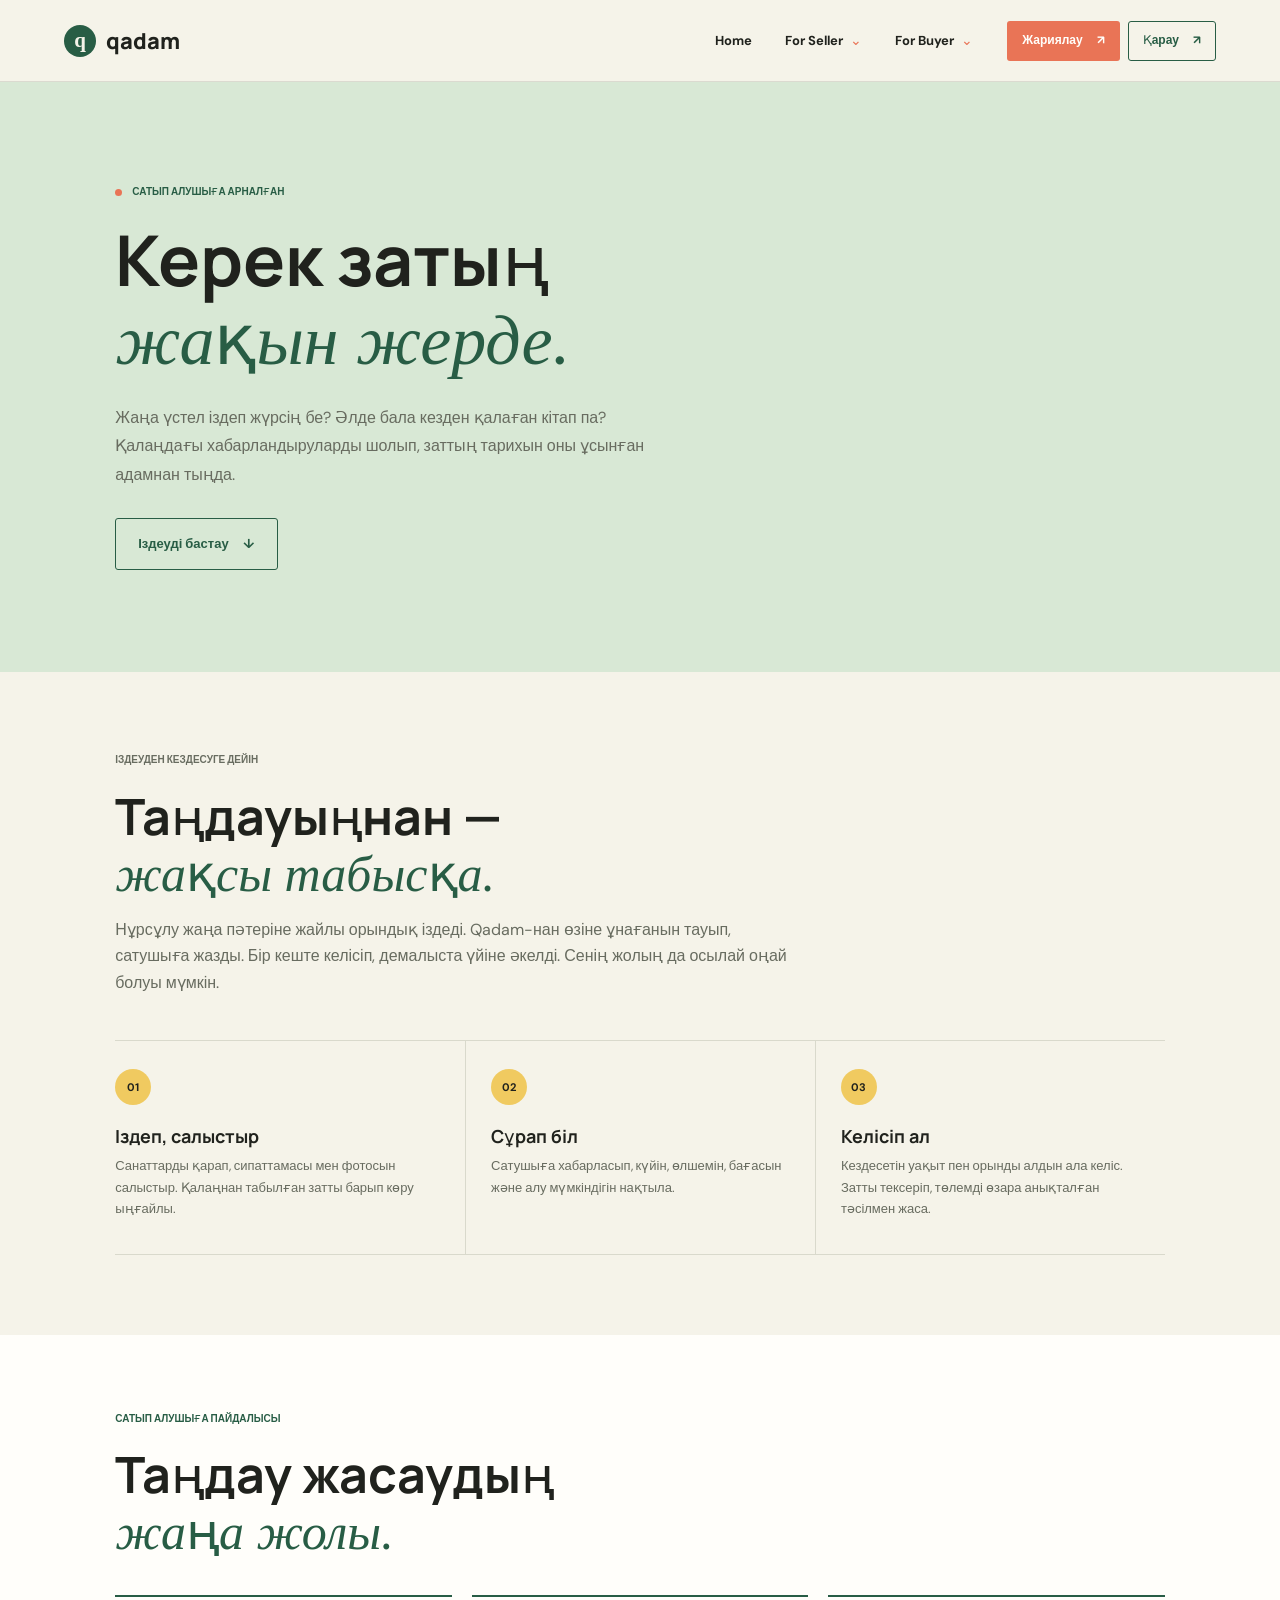
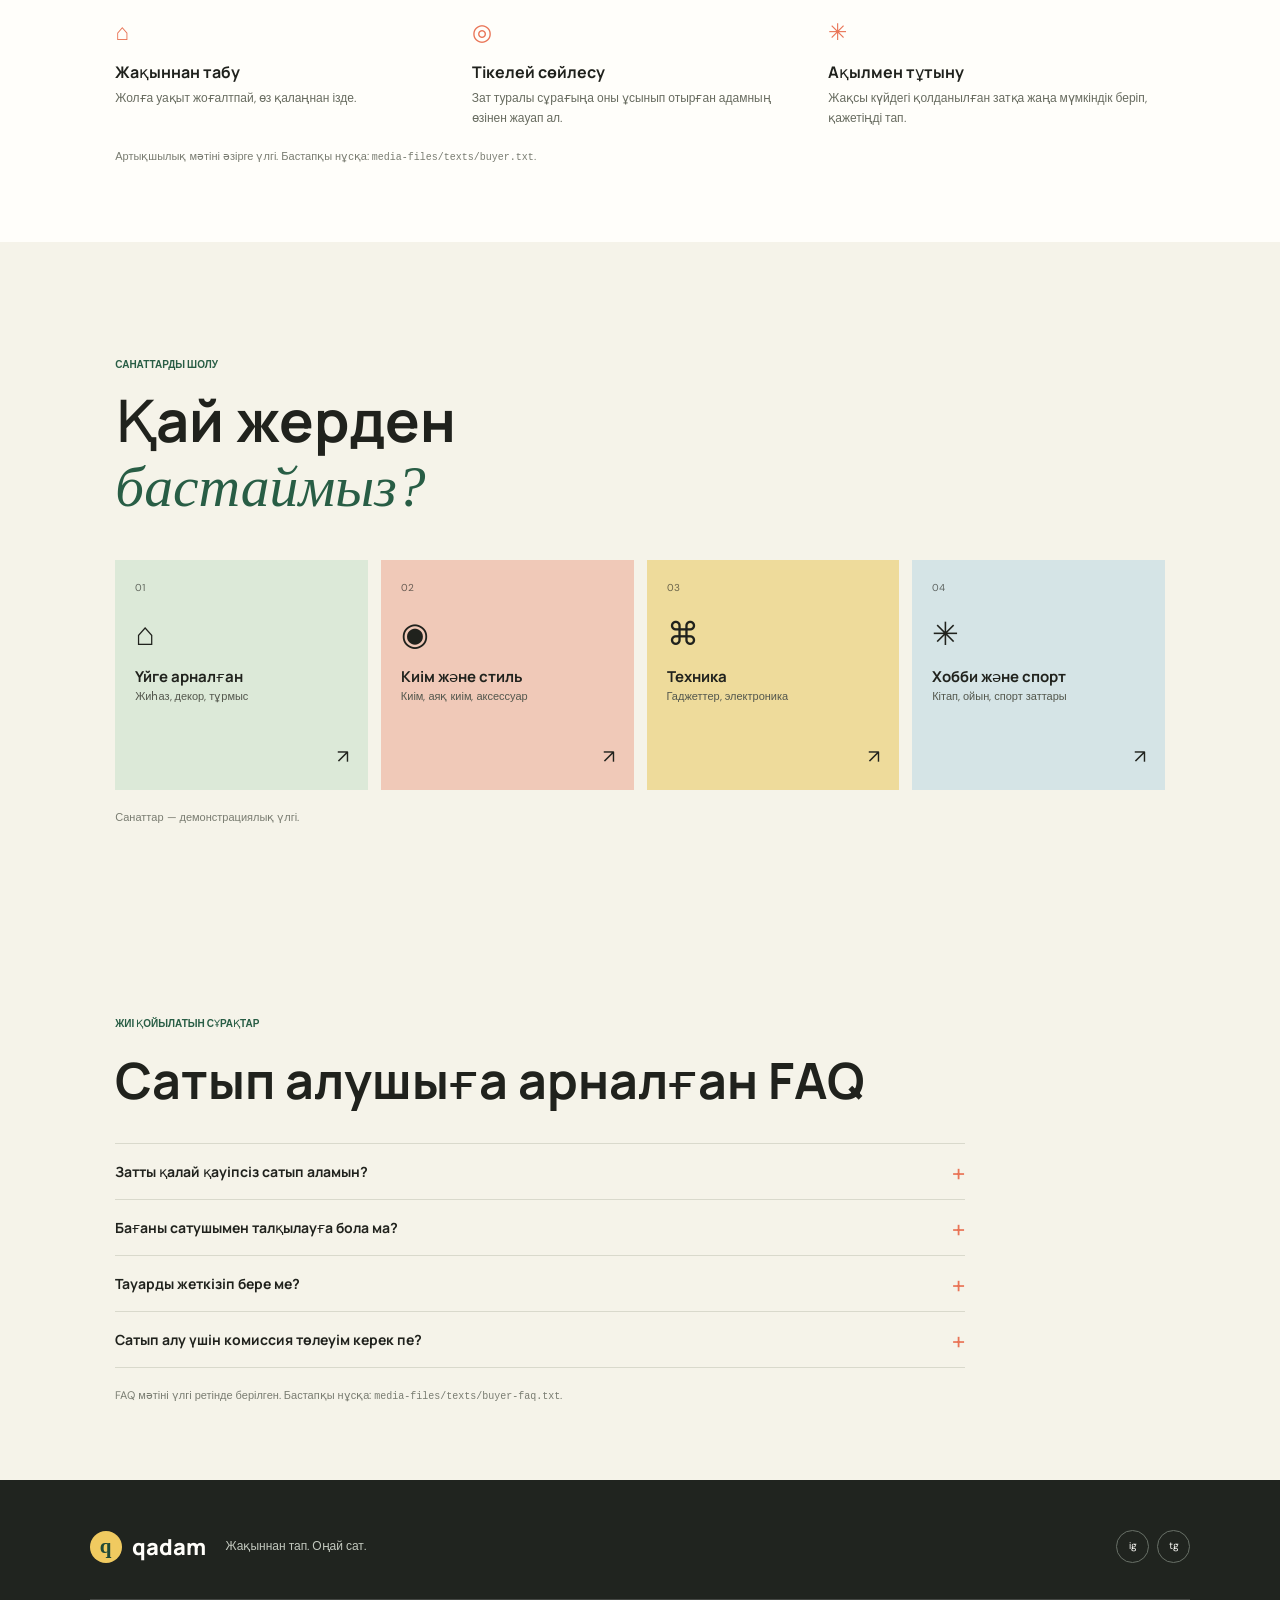
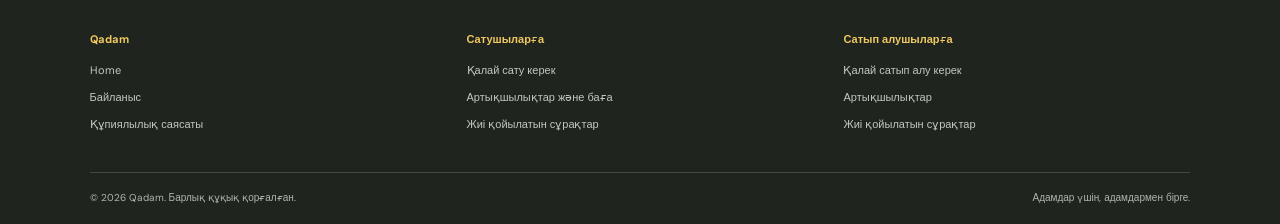
<file: buyer.html>
<!doctype html>
<html lang="kk">
<head>
  <meta charset="utf-8"><meta name="viewport" content="width=device-width, initial-scale=1">
  <meta name="description" content="Qadam-да керек затыңды жақыннан тап: таңда, сатушымен сөйлес, қолайлы жерден алып кет."><meta name="theme-color" content="#f5f3e9">
  <meta property="og:type" content="website"><meta property="og:locale" content="kk_KZ"><meta property="og:site_name" content="Qadam"><meta property="og:title" content="Сатып алушыға арналған нұсқаулық — Qadam"><meta property="og:description" content="Өзіңе керек дүниені қалаңнан тауып, сауданы адамнан баста."><meta property="og:url" content="https://qadam.example/buyer.html"><meta property="og:image" content="https://images.unsplash.com/photo-1531058020387-3be344556be6?auto=format&fit=crop&w=1200&q=85">
  <title>Сатып алушыға арналған нұсқаулық — Qadam</title><link rel="preconnect" href="https://fonts.googleapis.com"><link rel="preconnect" href="https://fonts.gstatic.com" crossorigin><link href="https://fonts.googleapis.com/css2?family=DM+Sans:wght@400;500;600;700&family=Manrope:wght@400;500;600;700;800&display=swap" rel="stylesheet"><link rel="stylesheet" href="style.css">
</head>
<body>
  <header class="site-header"><a class="brand" href="index.html" aria-label="Qadam басты беті"><span class="brand-mark">q</span><span>qadam</span></a><nav class="main-nav" aria-label="Негізгі навигация"><a class="nav-link" href="index.html">Home</a><details class="nav-group"><summary>For Seller</summary><ul class="nav-submenu"><li><a href="seller.html">How it works</a></li><li><a href="seller-advantages.html#advantages">Advantages</a></li><li><a href="seller-advantages.html#pricing">Paid Services</a></li><li><a href="seller.html#faq">FAQ</a></li></ul></details><details class="nav-group"><summary>For Buyer</summary><ul class="nav-submenu"><li><a href="buyer.html" aria-current="page">How it works</a></li><li><a href="#advantages">Advantages</a></li><li><a href="#faq">FAQ</a></li></ul></details></nav><div class="header-actions"><a class="button button-small" data-type="publish" href="seller.html">Жариялау <span aria-hidden="true">↗</span></a><a class="button button-small" data-type="view" href="buyer.html">Қарау <span aria-hidden="true">↗</span></a></div></header>
  <main>
    <section class="inner-hero"><div class="hero-copy"><p class="eyebrow"><span class="eyebrow-dot"></span> Сатып алушыға арналған</p><h1>Керек затың<br><em>жақын жерде.</em></h1><p class="hero-lede">Жаңа үстел іздеп жүрсің бе? Әлде бала кезден қалаған кітап па? Қалаңдағы хабарландыруларды шолып, заттың тарихын оны ұсынған адамнан тыңда.</p><a class="button button-dark" data-type="view" href="#categories">Іздеуді бастау <span aria-hidden="true">↓</span></a></div></section>
    <section class="story-section"><div class="story-header"><p class="eyebrow">Іздеуден кездесуге дейін</p><h2>Таңдауыңнан —<br><em>жақсы табысқа.</em></h2><p>Нұрсұлу жаңа пәтеріне жайлы орындық іздеді. Qadam-нан өзіне ұнағанын тауып, сатушыға жазды. Бір кеште келісіп, демалыста үйіне әкелді. Сенің жолың да осылай оңай болуы мүмкін.</p></div><div class="story-steps"><article class="story-step"><span class="step-no">01</span><h3>Іздеп, салыстыр</h3><p>Санаттарды қарап, сипаттамасы мен фотосын салыстыр. Қалаңнан табылған затты барып көру ыңғайлы.</p></article><article class="story-step"><span class="step-no">02</span><h3>Сұрап біл</h3><p>Сатушыға хабарласып, күйін, өлшемін, бағасын және алу мүмкіндігін нақтыла.</p></article><article class="story-step"><span class="step-no">03</span><h3>Келісіп ал</h3><p>Кездесетін уақыт пен орынды алдын ала келіс. Затты тексеріп, төлемді өзара анықталған тәсілмен жаса.</p></article></div></section>
    <section class="seller-benefits" id="advantages"><p class="eyebrow">Сатып алушыға пайдалысы</p><h2>Таңдау жасаудың<br><em>жаңа жолы.</em></h2><div class="benefit-columns"><article class="benefit-item"><span class="benefit-symbol" aria-hidden="true">⌂</span><h3>Жақыннан табу</h3><p>Жолға уақыт жоғалтпай, өз қалаңнан ізде.</p></article><article class="benefit-item"><span class="benefit-symbol" aria-hidden="true">◎</span><h3>Тікелей сөйлесу</h3><p>Зат туралы сұрағыңа оны ұсынып отырған адамның өзінен жауап ал.</p></article><article class="benefit-item"><span class="benefit-symbol" aria-hidden="true">✳</span><h3>Ақылмен тұтыну</h3><p>Жақсы күйдегі қолданылған затқа жаңа мүмкіндік беріп, қажетіңді тап.</p></article></div><p class="source-note">Артықшылық мәтіні әзірге үлгі. Бастапқы нұсқа: <code>media-files/texts/buyer.txt</code>.</p></section>
    <section class="section categories-section" id="categories"><div class="section-heading"><div><p class="eyebrow">Санаттарды шолу</p><h2>Қай жерден<br><em>бастаймыз?</em></h2></div></div><div class="category-grid"><a class="category-card category-home" href="contacts.html"><span class="category-number">01</span><span class="category-icon" aria-hidden="true">⌂</span><strong>Үйге арналған</strong><span>Жиһаз, декор, тұрмыс</span><span class="category-arrow" aria-hidden="true">↗</span></a><a class="category-card category-style" href="contacts.html"><span class="category-number">02</span><span class="category-icon" aria-hidden="true">◉</span><strong>Киім және стиль</strong><span>Киім, аяқ киім, аксессуар</span><span class="category-arrow" aria-hidden="true">↗</span></a><a class="category-card category-tech" href="contacts.html"><span class="category-number">03</span><span class="category-icon" aria-hidden="true">⌘</span><strong>Техника</strong><span>Гаджеттер, электроника</span><span class="category-arrow" aria-hidden="true">↗</span></a><a class="category-card category-hobby" href="contacts.html"><span class="category-number">04</span><span class="category-icon" aria-hidden="true">✳</span><strong>Хобби және спорт</strong><span>Кітап, ойын, спорт заттары</span><span class="category-arrow" aria-hidden="true">↗</span></a></div><p class="source-note">Санаттар — демонстрациялық үлгі.</p></section>
    <section class="faq-section" id="faq"><p class="eyebrow">Жиі қойылатын сұрақтар</p><h2>Сатып алушыға арналған FAQ</h2><div class="faq-list"><details><summary>Затты қалай қауіпсіз сатып аламын?</summary><p>Кездесуді адам көп жүретін қоғамдық орында белгілеңіз, затты тексеріңіз және төлемді келісілген кезде ғана жасаңыз. Карта деректері мен SMS-кодты ешкімге бермеңіз.</p></details><details><summary>Бағаны сатушымен талқылауға бола ма?</summary><p>Баға мен шартты сатушымен сыпайы түрде тікелей талқылаңыз. Хабарландырудағы сипаттаманы алдын ала мұқият оқыңыз.</p></details><details><summary>Тауарды жеткізіп бере ме?</summary><p>Жеткізу мүмкіндігін сатушымен жеке келісіңіз. Кездесу, алу және төлем тәсілдерін алдын ала нақтылап алыңыз.</p></details><details><summary>Сатып алу үшін комиссия төлеуім керек пе?</summary><p>Qadam сатып алушыдан комиссия алмайды. Тауар бағасы мен өзара келісілген қосымша шығындарды сатушымен нақтылаңыз.</p></details></div><p class="source-note">FAQ мәтіні үлгі ретінде берілген. Бастапқы нұсқа: <code>media-files/texts/buyer-faq.txt</code>.</p></section>
  </main>
  <footer class="site-footer"><div class="footer-main"><a class="brand brand-footer" href="index.html"><span class="brand-mark">q</span><span>qadam</span></a><p>Жақыннан тап. Оңай сат.</p><div class="footer-social"><a href="https://instagram.com/" target="_blank" rel="noopener noreferrer" aria-label="Instagram">ig</a><a href="https://t.me/" target="_blank" rel="noopener noreferrer" aria-label="Telegram">tg</a></div></div><div class="footer-links"><div><strong>Qadam</strong><a href="index.html">Home</a><a href="contacts.html">Байланыс</a><a href="policy.html">Құпиялылық саясаты</a></div><div><strong>Сатушыларға</strong><a href="seller.html">Қалай сату керек</a><a href="seller-advantages.html">Артықшылықтар және баға</a><a href="seller.html#faq">Жиі қойылатын сұрақтар</a></div><div><strong>Сатып алушыларға</strong><a href="buyer.html">Қалай сатып алу керек</a><a href="#advantages">Артықшылықтар</a><a href="#faq">Жиі қойылатын сұрақтар</a></div></div><div class="footer-bottom"><span>© 2026 Qadam. Барлық құқық қорғалған.</span><span>Адамдар үшін, адамдармен бірге.</span></div></footer>
</body></html>
</file>
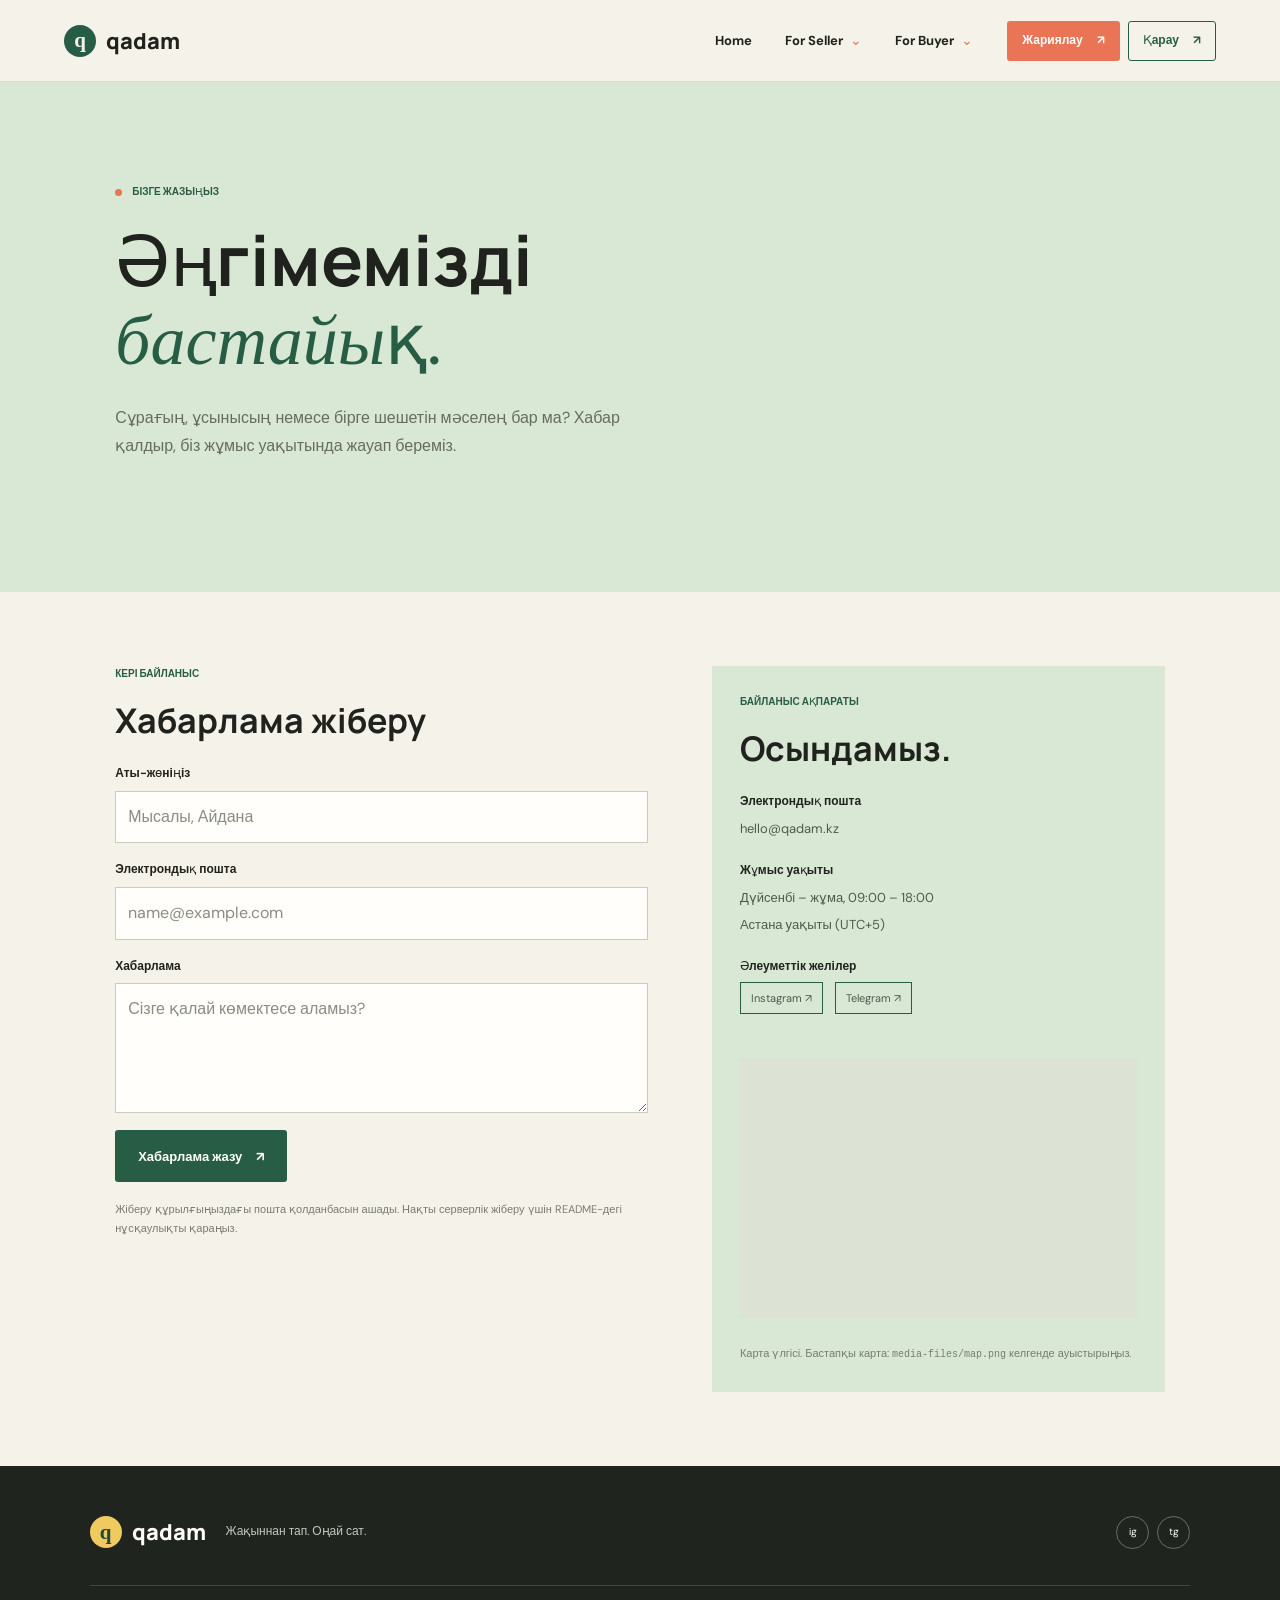
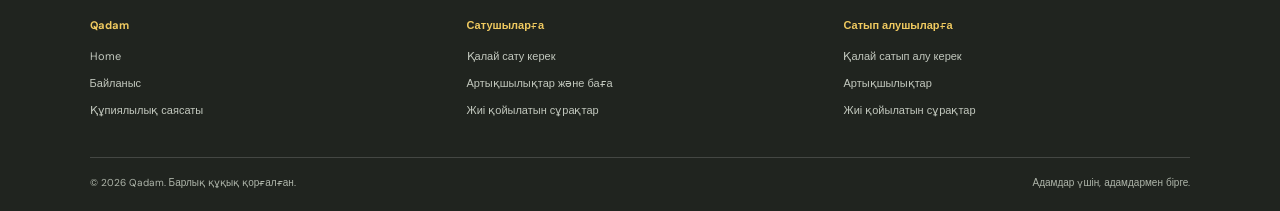
<file: contacts.html>
<!doctype html>
<html lang="kk">
<head>
  <meta charset="utf-8"><meta name="viewport" content="width=device-width, initial-scale=1">
  <meta name="description" content="Qadam командасымен байланысыңыз: кері байланыс формасы, электрондық пошта және әлеуметтік желілер."><meta name="theme-color" content="#f5f3e9">
  <meta property="og:type" content="website"><meta property="og:locale" content="kk_KZ"><meta property="og:site_name" content="Qadam"><meta property="og:title" content="Байланыс — Qadam"><meta property="og:description" content="Сұрағыңызды жіберіңіз, Qadam командасы көмектеседі."><meta property="og:url" content="https://qadam.example/contacts.html"><meta property="og:image" content="https://images.unsplash.com/photo-1531058020387-3be344556be6?auto=format&fit=crop&w=1200&q=85">
  <title>Байланыс — Qadam</title><link rel="preconnect" href="https://fonts.googleapis.com"><link rel="preconnect" href="https://fonts.gstatic.com" crossorigin><link href="https://fonts.googleapis.com/css2?family=DM+Sans:wght@400;500;600;700&family=Manrope:wght@400;500;600;700;800&display=swap" rel="stylesheet"><link rel="stylesheet" href="style.css"><script src="script.js" defer></script>
</head>
<body>
  <header class="site-header"><a class="brand" href="index.html" aria-label="Qadam басты беті"><span class="brand-mark">q</span><span>qadam</span></a><nav class="main-nav" aria-label="Негізгі навигация"><a class="nav-link" href="index.html">Home</a><details class="nav-group"><summary>For Seller</summary><ul class="nav-submenu"><li><a href="seller.html">How it works</a></li><li><a href="seller-advantages.html#advantages">Advantages</a></li><li><a href="seller-advantages.html#pricing">Paid Services</a></li><li><a href="seller.html#faq">FAQ</a></li></ul></details><details class="nav-group"><summary>For Buyer</summary><ul class="nav-submenu"><li><a href="buyer.html">How it works</a></li><li><a href="buyer.html#advantages">Advantages</a></li><li><a href="buyer.html#faq">FAQ</a></li></ul></details></nav><div class="header-actions"><a class="button button-small" data-type="publish" href="seller.html">Жариялау <span aria-hidden="true">↗</span></a><a class="button button-small" data-type="view" href="buyer.html">Қарау <span aria-hidden="true">↗</span></a></div></header>
  <main><section class="inner-hero"><div class="hero-copy"><p class="eyebrow"><span class="eyebrow-dot"></span> Бізге жазыңыз</p><h1>Әңгімемізді<br><em>бастайық.</em></h1><p class="hero-lede">Сұрағың, ұсынысың немесе бірге шешетін мәселең бар ма? Хабар қалдыр, біз жұмыс уақытында жауап береміз.</p></div></section>
    <section class="contacts-grid"><form class="contact-form" id="contact-form"><p class="eyebrow">Кері байланыс</p><h2>Хабарлама жіберу</h2><div class="form-field"><label for="contact-name">Аты-жөніңіз</label><input id="contact-name" name="name" type="text" autocomplete="name" placeholder="Мысалы, Айдана" required></div><div class="form-field"><label for="contact-email">Электрондық пошта</label><input id="contact-email" name="email" type="email" autocomplete="email" placeholder="name@example.com" required></div><div class="form-field"><label for="contact-message">Хабарлама</label><textarea id="contact-message" name="message" placeholder="Сізге қалай көмектесе аламыз?" required></textarea></div><button class="button button-dark" type="submit">Хабарлама жазу <span aria-hidden="true">↗</span></button><p class="source-note">Жіберу құрылғыңыздағы пошта қолданбасын ашады. Нақты серверлік жіберу үшін README-дегі нұсқаулықты қараңыз.</p></form>
      <aside class="contact-details"><p class="eyebrow">Байланыс ақпараты</p><h2>Осындамыз.</h2><div class="contact-detail"><strong>Электрондық пошта</strong><a href="mailto:hello@qadam.kz">hello@qadam.kz</a></div><div class="contact-detail"><strong>Жұмыс уақыты</strong><span>Дүйсенбі – жұма, 09:00 – 18:00<br>Астана уақыты (UTC+5)</span></div><div class="contact-detail"><strong>Әлеуметтік желілер</strong><div class="social-links"><a href="https://instagram.com/" target="_blank" rel="noopener noreferrer">Instagram ↗</a><a href="https://t.me/" target="_blank" rel="noopener noreferrer">Telegram ↗</a></div></div><iframe class="map-frame" title="Алматы қаласының картасы" src="https://www.openstreetmap.org/export/embed.html?bbox=76.80%2C43.19%2C76.98%2C43.30&amp;layer=mapnik" loading="lazy" referrerpolicy="no-referrer-when-downgrade"></iframe><p class="source-note">Карта үлгісі. Бастапқы карта: <code>media-files/map.png</code> келгенде ауыстырыңыз.</p></aside>
    </section>
  </main>
  <footer class="site-footer"><div class="footer-main"><a class="brand brand-footer" href="index.html"><span class="brand-mark">q</span><span>qadam</span></a><p>Жақыннан тап. Оңай сат.</p><div class="footer-social"><a href="https://instagram.com/" target="_blank" rel="noopener noreferrer" aria-label="Instagram">ig</a><a href="https://t.me/" target="_blank" rel="noopener noreferrer" aria-label="Telegram">tg</a></div></div><div class="footer-links"><div><strong>Qadam</strong><a href="index.html">Home</a><a href="contacts.html">Байланыс</a><a href="policy.html">Құпиялылық саясаты</a></div><div><strong>Сатушыларға</strong><a href="seller.html">Қалай сату керек</a><a href="seller-advantages.html">Артықшылықтар және баға</a><a href="seller.html#faq">Жиі қойылатын сұрақтар</a></div><div><strong>Сатып алушыларға</strong><a href="buyer.html">Қалай сатып алу керек</a><a href="buyer.html#advantages">Артықшылықтар</a><a href="buyer.html#faq">Жиі қойылатын сұрақтар</a></div></div><div class="footer-bottom"><span>© 2026 Qadam. Барлық құқық қорғалған.</span><span>Адамдар үшін, адамдармен бірге.</span></div></footer>
</body></html>
</file>
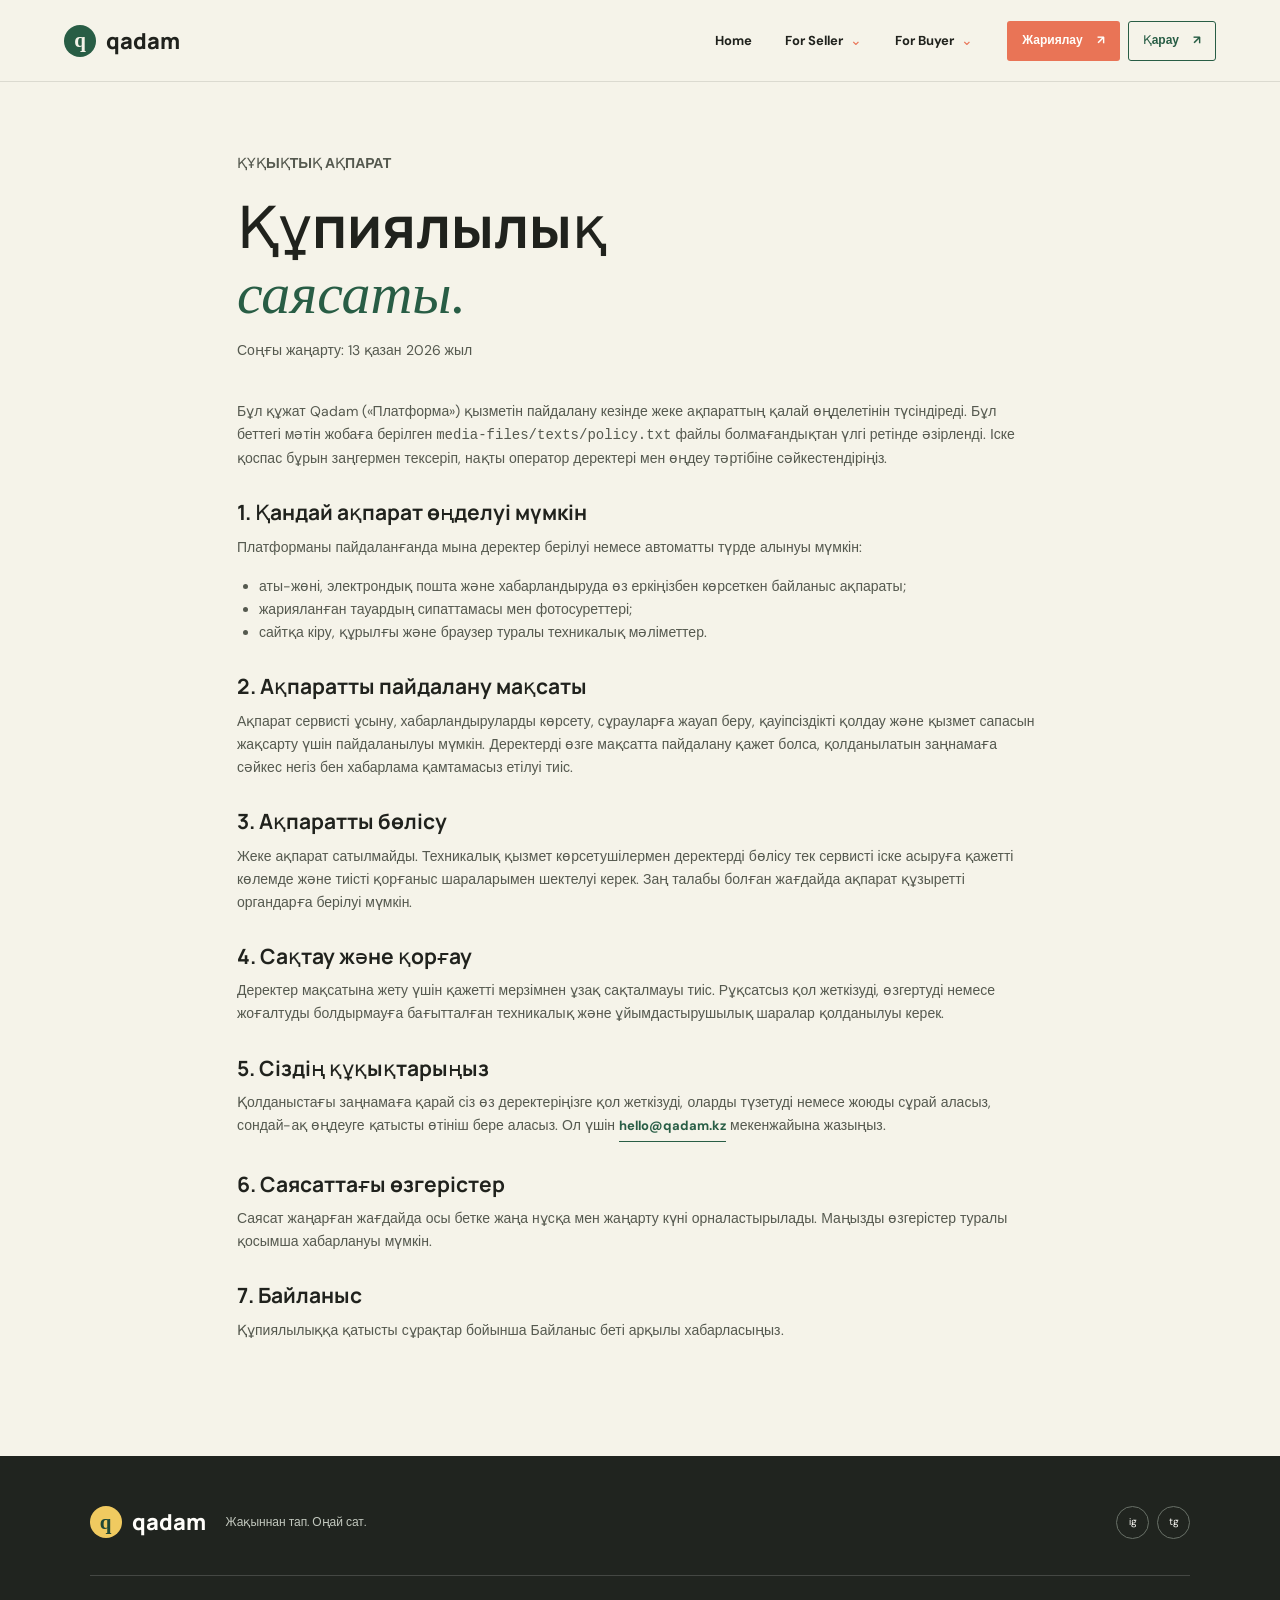
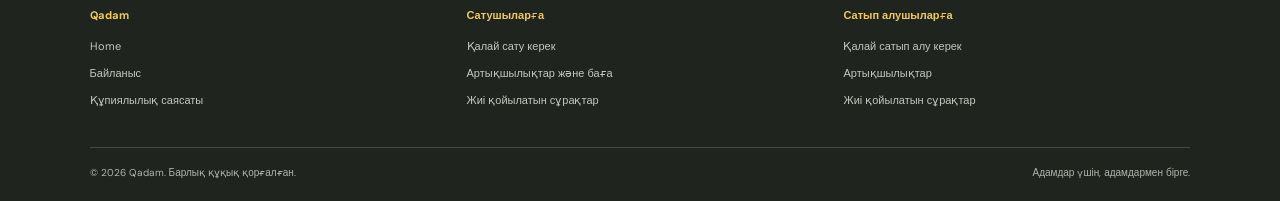
<file: policy.html>
<!doctype html>
<html lang="kk">
<head>
  <meta charset="utf-8"><meta name="viewport" content="width=device-width, initial-scale=1">
  <meta name="description" content="Qadam құпиялылық саясаты: жеке деректерді жинау, пайдалану, сақтау және қорғау қағидалары."><meta name="theme-color" content="#f5f3e9">
  <meta property="og:type" content="website"><meta property="og:locale" content="kk_KZ"><meta property="og:site_name" content="Qadam"><meta property="og:title" content="Құпиялылық саясаты — Qadam"><meta property="og:description" content="Qadam платформасындағы жеке деректерді өңдеу қағидалары."><meta property="og:url" content="https://qadam.example/policy.html"><meta property="og:image" content="https://images.unsplash.com/photo-1531058020387-3be344556be6?auto=format&fit=crop&w=1200&q=85">
  <title>Құпиялылық саясаты — Qadam</title><link rel="preconnect" href="https://fonts.googleapis.com"><link rel="preconnect" href="https://fonts.gstatic.com" crossorigin><link href="https://fonts.googleapis.com/css2?family=DM+Sans:wght@400;500;600;700&family=Manrope:wght@400;500;600;700;800&display=swap" rel="stylesheet"><link rel="stylesheet" href="style.css">
</head>
<body>
  <header class="site-header"><a class="brand" href="index.html" aria-label="Qadam басты беті"><span class="brand-mark">q</span><span>qadam</span></a><nav class="main-nav" aria-label="Негізгі навигация"><a class="nav-link" href="index.html">Home</a><details class="nav-group"><summary>For Seller</summary><ul class="nav-submenu"><li><a href="seller.html">How it works</a></li><li><a href="seller-advantages.html#advantages">Advantages</a></li><li><a href="seller-advantages.html#pricing">Paid Services</a></li><li><a href="seller.html#faq">FAQ</a></li></ul></details><details class="nav-group"><summary>For Buyer</summary><ul class="nav-submenu"><li><a href="buyer.html">How it works</a></li><li><a href="buyer.html#advantages">Advantages</a></li><li><a href="buyer.html#faq">FAQ</a></li></ul></details></nav><div class="header-actions"><a class="button button-small" data-type="publish" href="seller.html">Жариялау <span aria-hidden="true">↗</span></a><a class="button button-small" data-type="view" href="buyer.html">Қарау <span aria-hidden="true">↗</span></a></div></header>
  <main><article class="policy-content"><p class="eyebrow">Құқықтық ақпарат</p><h1>Құпиялылық<br><em>саясаты.</em></h1><p class="policy-updated">Соңғы жаңарту: 13 қазан 2026 жыл</p><p>Бұл құжат Qadam («Платформа») қызметін пайдалану кезінде жеке ақпараттың қалай өңделетінін түсіндіреді. Бұл беттегі мәтін жобаға берілген <code>media-files/texts/policy.txt</code> файлы болмағандықтан үлгі ретінде әзірленді. Іске қоспас бұрын заңгермен тексеріп, нақты оператор деректері мен өңдеу тәртібіне сәйкестендіріңіз.</p>
      <h2>1. Қандай ақпарат өңделуі мүмкін</h2><p>Платформаны пайдаланғанда мына деректер берілуі немесе автоматты түрде алынуы мүмкін:</p><ul><li>аты-жөні, электрондық пошта және хабарландыруда өз еркіңізбен көрсеткен байланыс ақпараты;</li><li>жарияланған тауардың сипаттамасы мен фотосуреттері;</li><li>сайтқа кіру, құрылғы және браузер туралы техникалық мәліметтер.</li></ul><h2>2. Ақпаратты пайдалану мақсаты</h2><p>Ақпарат сервисті ұсыну, хабарландыруларды көрсету, сұрауларға жауап беру, қауіпсіздікті қолдау және қызмет сапасын жақсарту үшін пайдаланылуы мүмкін. Деректерді өзге мақсатта пайдалану қажет болса, қолданылатын заңнамаға сәйкес негіз бен хабарлама қамтамасыз етілуі тиіс.</p><h2>3. Ақпаратты бөлісу</h2><p>Жеке ақпарат сатылмайды. Техникалық қызмет көрсетушілермен деректерді бөлісу тек сервисті іске асыруға қажетті көлемде және тиісті қорғаныс шараларымен шектелуі керек. Заң талабы болған жағдайда ақпарат құзыретті органдарға берілуі мүмкін.</p><h2>4. Сақтау және қорғау</h2><p>Деректер мақсатына жету үшін қажетті мерзімнен ұзақ сақталмауы тиіс. Рұқсатсыз қол жеткізуді, өзгертуді немесе жоғалтуды болдырмауға бағытталған техникалық және ұйымдастырушылық шаралар қолданылуы керек.</p><h2>5. Сіздің құқықтарыңыз</h2><p>Қолданыстағы заңнамаға қарай сіз өз деректеріңізге қол жеткізуді, оларды түзетуді немесе жоюды сұрай аласыз, сондай-ақ өңдеуге қатысты өтініш бере аласыз. Ол үшін <a class="text-link" href="mailto:hello@qadam.kz">hello@qadam.kz</a> мекенжайына жазыңыз.</p><h2>6. Саясаттағы өзгерістер</h2><p>Саясат жаңарған жағдайда осы бетке жаңа нұсқа мен жаңарту күні орналастырылады. Маңызды өзгерістер туралы қосымша хабарлануы мүмкін.</p><h2>7. Байланыс</h2><p>Құпиялылыққа қатысты сұрақтар бойынша <a href="contacts.html">Байланыс беті</a> арқылы хабарласыңыз.</p></article></main>
  <footer class="site-footer"><div class="footer-main"><a class="brand brand-footer" href="index.html"><span class="brand-mark">q</span><span>qadam</span></a><p>Жақыннан тап. Оңай сат.</p><div class="footer-social"><a href="https://instagram.com/" target="_blank" rel="noopener noreferrer" aria-label="Instagram">ig</a><a href="https://t.me/" target="_blank" rel="noopener noreferrer" aria-label="Telegram">tg</a></div></div><div class="footer-links"><div><strong>Qadam</strong><a href="index.html">Home</a><a href="contacts.html">Байланыс</a><a href="policy.html">Құпиялылық саясаты</a></div><div><strong>Сатушыларға</strong><a href="seller.html">Қалай сату керек</a><a href="seller-advantages.html">Артықшылықтар және баға</a><a href="seller.html#faq">Жиі қойылатын сұрақтар</a></div><div><strong>Сатып алушыларға</strong><a href="buyer.html">Қалай сатып алу керек</a><a href="buyer.html#advantages">Артықшылықтар</a><a href="buyer.html#faq">Жиі қойылатын сұрақтар</a></div></div><div class="footer-bottom"><span>© 2026 Qadam. Барлық құқық қорғалған.</span><span>Адамдар үшін, адамдармен бірге.</span></div></footer>
</body></html>
</file>
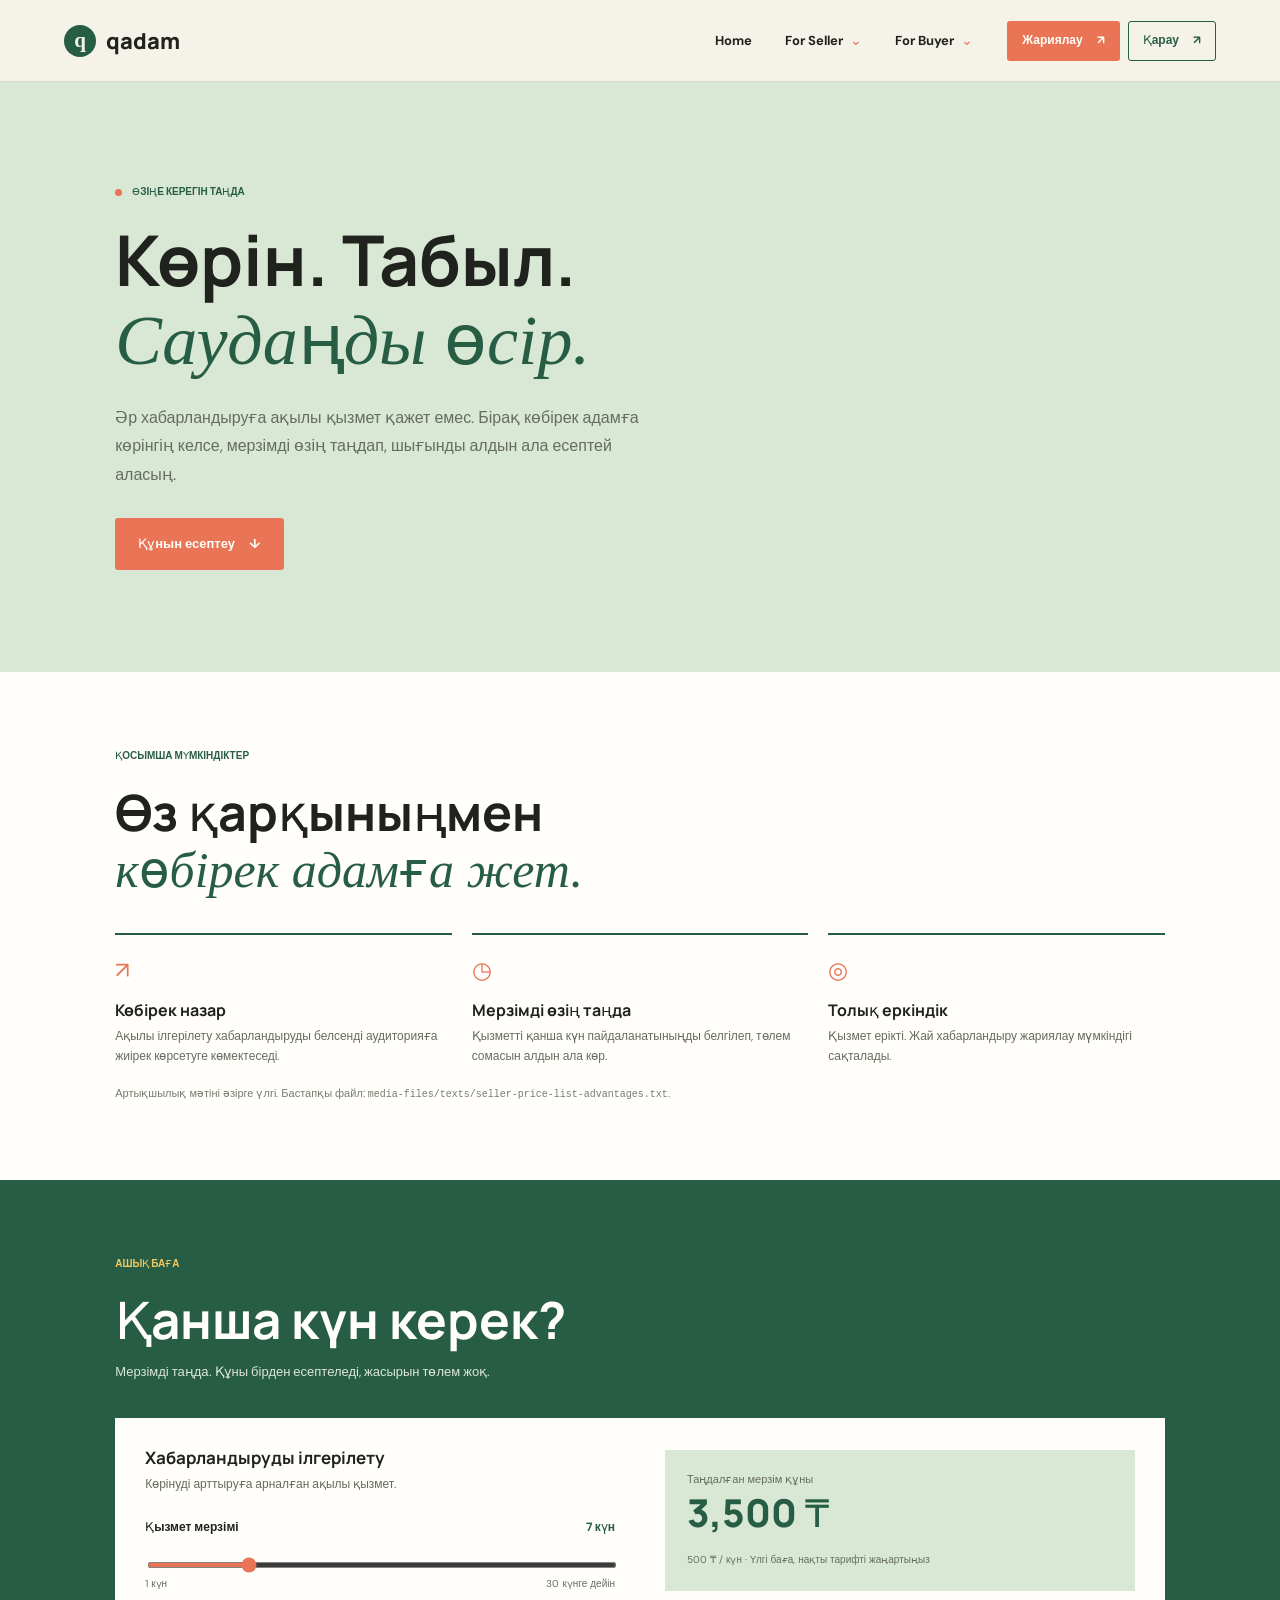
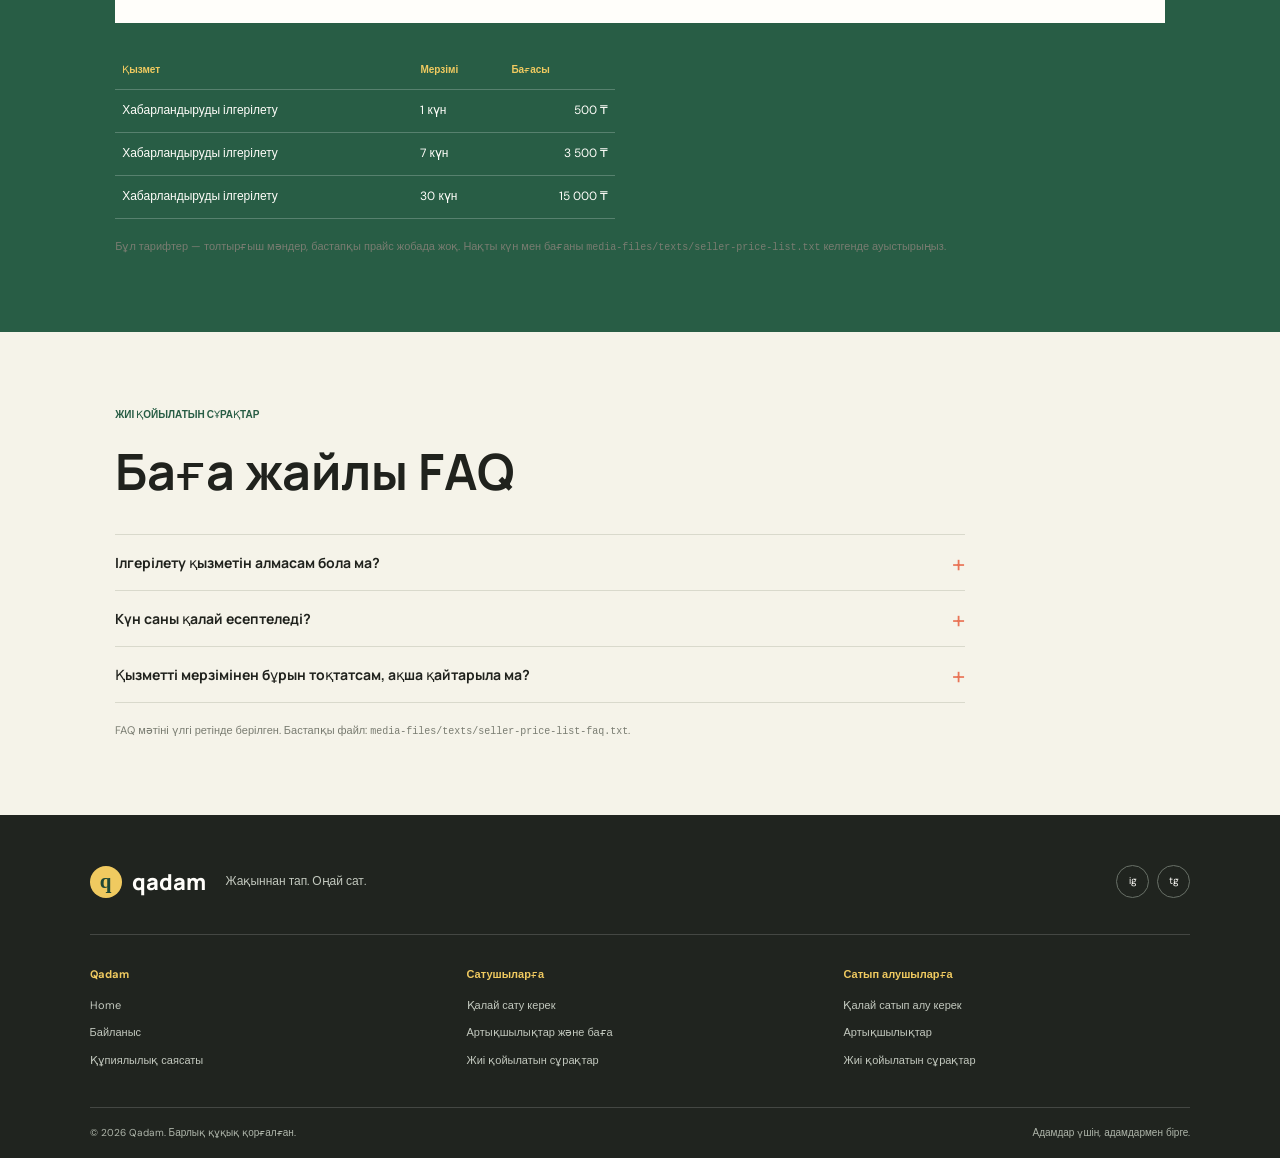
<file: seller-advantages.html>
<!doctype html>
<html lang="kk">
<head>
  <meta charset="utf-8"><meta name="viewport" content="width=device-width, initial-scale=1">
  <meta name="description" content="Сатушыға арналған Qadam мүмкіндіктері мен хабарландыруды ілгерілету бағасын есептеңіз."><meta name="theme-color" content="#f5f3e9">
  <meta property="og:type" content="website"><meta property="og:locale" content="kk_KZ"><meta property="og:site_name" content="Qadam"><meta property="og:title" content="Сатушының мүмкіндіктері мен бағалар — Qadam"><meta property="og:description" content="Күн санын таңда да, Qadam-дағы ақылы қызмет құнын бірден есепте."><meta property="og:url" content="https://qadam.example/seller-advantages.html"><meta property="og:image" content="https://images.unsplash.com/photo-1531058020387-3be344556be6?auto=format&fit=crop&w=1200&q=85">
  <title>Сатушының мүмкіндіктері мен бағалар — Qadam</title><link rel="preconnect" href="https://fonts.googleapis.com"><link rel="preconnect" href="https://fonts.gstatic.com" crossorigin><link href="https://fonts.googleapis.com/css2?family=DM+Sans:wght@400;500;600;700&family=Manrope:wght@400;500;600;700;800&display=swap" rel="stylesheet"><link rel="stylesheet" href="style.css"><script src="script.js" defer></script>
</head>
<body>
  <header class="site-header"><a class="brand" href="index.html" aria-label="Qadam басты беті"><span class="brand-mark">q</span><span>qadam</span></a><nav class="main-nav" aria-label="Негізгі навигация"><a class="nav-link" href="index.html">Home</a><details class="nav-group"><summary>For Seller</summary><ul class="nav-submenu"><li><a href="seller.html">How it works</a></li><li><a href="#advantages" aria-current="page">Advantages</a></li><li><a href="#pricing">Paid Services</a></li><li><a href="#faq">FAQ</a></li></ul></details><details class="nav-group"><summary>For Buyer</summary><ul class="nav-submenu"><li><a href="buyer.html">How it works</a></li><li><a href="buyer.html#advantages">Advantages</a></li><li><a href="buyer.html#faq">FAQ</a></li></ul></details></nav><div class="header-actions"><a class="button button-small" data-type="publish" href="seller.html">Жариялау <span aria-hidden="true">↗</span></a><a class="button button-small" data-type="view" href="buyer.html">Қарау <span aria-hidden="true">↗</span></a></div></header>
  <main>
    <section class="inner-hero"><div class="hero-copy"><p class="eyebrow"><span class="eyebrow-dot"></span> Өзіңе керегін таңда</p><h1>Көрін. Табыл.<br><em>Саудаңды өсір.</em></h1><p class="hero-lede">Әр хабарландыруға ақылы қызмет қажет емес. Бірақ көбірек адамға көрінгің келсе, мерзімді өзің таңдап, шығынды алдын ала есептей аласың.</p><a class="button button-dark" data-type="publish" href="#pricing">Құнын есептеу <span aria-hidden="true">↓</span></a></div></section>
    <section class="seller-benefits" id="advantages"><p class="eyebrow">Қосымша мүмкіндіктер</p><h2>Өз қарқыныңмен<br><em>көбірек адамға жет.</em></h2><div class="benefit-columns"><article class="benefit-item"><span class="benefit-symbol" aria-hidden="true">↗</span><h3>Көбірек назар</h3><p>Ақылы ілгерілету хабарландыруды белсенді аудиторияға жиірек көрсетуге көмектеседі.</p></article><article class="benefit-item"><span class="benefit-symbol" aria-hidden="true">◷</span><h3>Мерзімді өзің таңда</h3><p>Қызметті қанша күн пайдаланатыныңды белгілеп, төлем сомасын алдын ала көр.</p></article><article class="benefit-item"><span class="benefit-symbol" aria-hidden="true">◎</span><h3>Толық еркіндік</h3><p>Қызмет ерікті. Жай хабарландыру жариялау мүмкіндігі сақталады.</p></article></div><p class="source-note">Артықшылық мәтіні әзірге үлгі. Бастапқы файл: <code>media-files/texts/seller-price-list-advantages.txt</code>.</p></section>
    <section class="pricing-section" id="pricing"><p class="eyebrow">Ашық баға</p><h2>Қанша күн керек?</h2><p class="pricing-lede">Мерзімді таңда. Құны бірден есептеледі, жасырын төлем жоқ.</p><div class="pricing-panel"><div><h3>Хабарландыруды ілгерілету</h3><p>Көрінуді арттыруға арналған ақылы қызмет.</p><label class="range-label" for="days-range"><span>Қызмет мерзімі</span><output id="days-output" for="days-range">7 күн</output></label><input id="days-range" type="range" min="1" max="30" value="7" step="1" data-price-per-day="500" aria-describedby="range-hint"><div class="range-limits"><span>1 күн</span><span id="range-hint">30 күнге дейін</span></div></div><div class="price-result" aria-live="polite"><span>Таңдалған мерзім құны</span><strong id="total-price">3 500 ₸</strong><small>500 ₸ / күн · Үлгі баға, нақты тарифті жаңартыңыз</small></div></div><table class="price-table"><thead><tr><th scope="col">Қызмет</th><th scope="col">Мерзімі</th><th scope="col">Бағасы</th></tr></thead><tbody><tr><td>Хабарландыруды ілгерілету</td><td>1 күн</td><td>500 ₸</td></tr><tr><td>Хабарландыруды ілгерілету</td><td>7 күн</td><td>3 500 ₸</td></tr><tr><td>Хабарландыруды ілгерілету</td><td>30 күн</td><td>15 000 ₸</td></tr></tbody></table><p class="source-note">Бұл тарифтер — толтырғыш мәндер, бастапқы прайс жобада жоқ. Нақты күн мен бағаны <code>media-files/texts/seller-price-list.txt</code> келгенде ауыстырыңыз.</p></section>
    <section class="faq-section" id="faq"><p class="eyebrow">Жиі қойылатын сұрақтар</p><h2>Баға жайлы FAQ</h2><div class="faq-list"><details><summary>Ілгерілету қызметін алмасам бола ма?</summary><p>Әрине. Ақылы ілгерілету — қосымша мүмкіндік, негізгі хабарландыруды онсыз да жариялауға болады.</p></details><details><summary>Күн саны қалай есептеледі?</summary><p>Слайдерден 1 мен 30 күн аралығын таңдаңыз. Жалпы сома күн саны мен тәуліктік тарифке көбейтіледі.</p></details><details><summary>Қызметті мерзімінен бұрын тоқтатсам, ақша қайтарыла ма?</summary><p>Қайтару шарттары қызметтің нақты ережесіне тәуелді. Жариялау алдында тариф пен шарттарды нақтылап алыңыз.</p></details></div><p class="source-note">FAQ мәтіні үлгі ретінде берілген. Бастапқы файл: <code>media-files/texts/seller-price-list-faq.txt</code>.</p></section>
  </main>
  <footer class="site-footer"><div class="footer-main"><a class="brand brand-footer" href="index.html"><span class="brand-mark">q</span><span>qadam</span></a><p>Жақыннан тап. Оңай сат.</p><div class="footer-social"><a href="https://instagram.com/" target="_blank" rel="noopener noreferrer" aria-label="Instagram">ig</a><a href="https://t.me/" target="_blank" rel="noopener noreferrer" aria-label="Telegram">tg</a></div></div><div class="footer-links"><div><strong>Qadam</strong><a href="index.html">Home</a><a href="contacts.html">Байланыс</a><a href="policy.html">Құпиялылық саясаты</a></div><div><strong>Сатушыларға</strong><a href="seller.html">Қалай сату керек</a><a href="seller-advantages.html">Артықшылықтар және баға</a><a href="seller.html#faq">Жиі қойылатын сұрақтар</a></div><div><strong>Сатып алушыларға</strong><a href="buyer.html">Қалай сатып алу керек</a><a href="buyer.html#advantages">Артықшылықтар</a><a href="buyer.html#faq">Жиі қойылатын сұрақтар</a></div></div><div class="footer-bottom"><span>© 2026 Qadam. Барлық құқық қорғалған.</span><span>Адамдар үшін, адамдармен бірге.</span></div></footer>
</body></html>
</file>
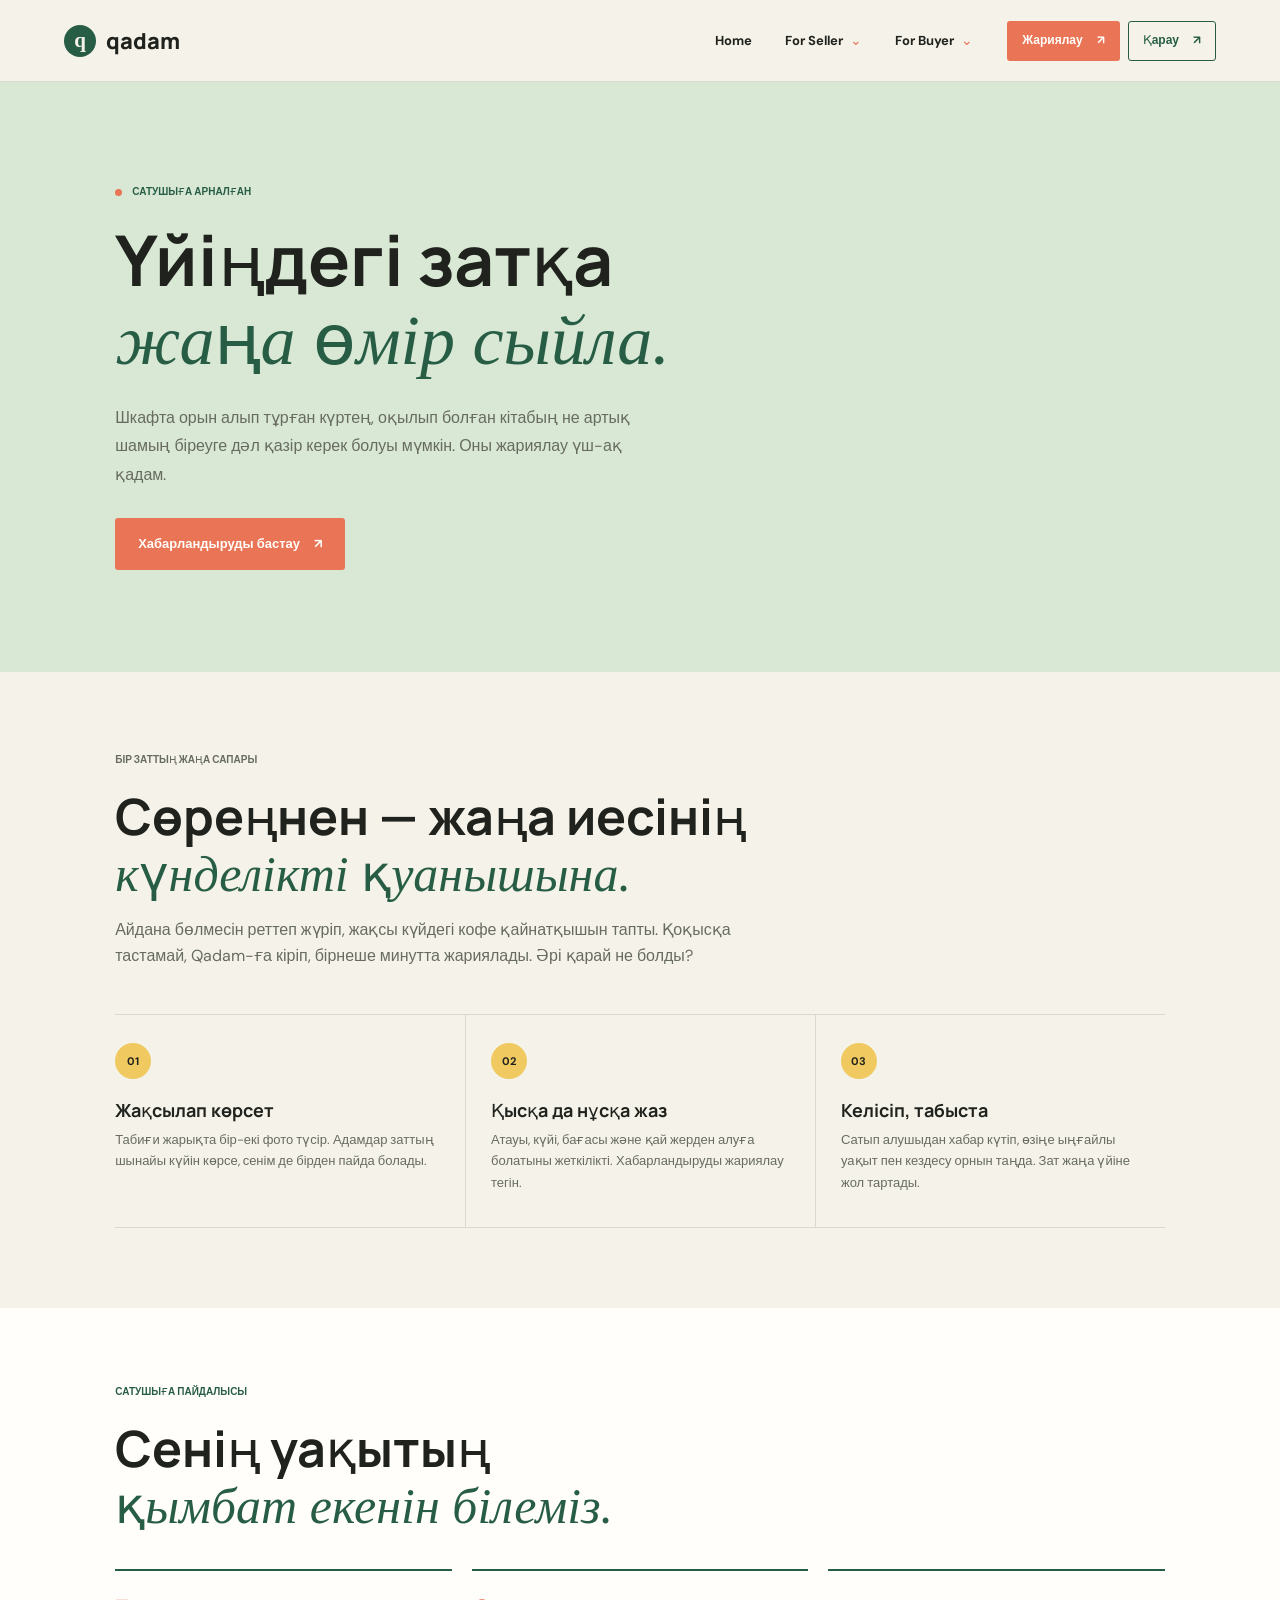
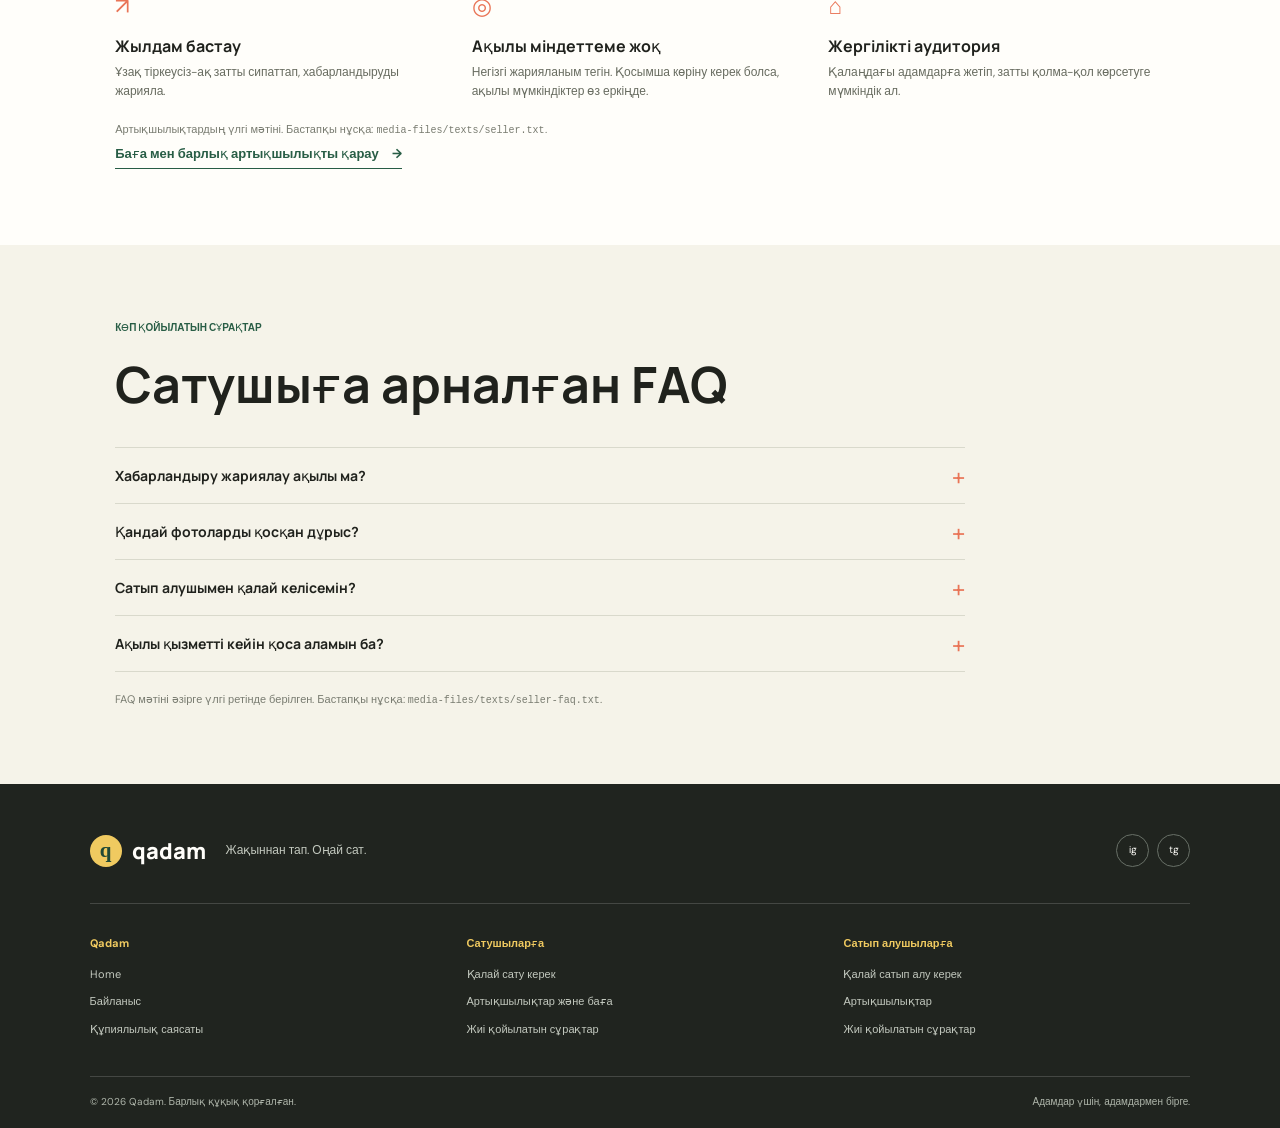
<file: seller.html>
<!doctype html>
<html lang="kk">
<head>
  <meta charset="utf-8"><meta name="viewport" content="width=device-width, initial-scale=1">
  <meta name="description" content="Qadam-да хабарландыру жариялау оңай: суретке түсір, сипатта, сатып алушымен келіс."><meta name="theme-color" content="#f5f3e9">
  <meta property="og:type" content="website"><meta property="og:locale" content="kk_KZ"><meta property="og:site_name" content="Qadam"><meta property="og:title" content="Сатушыға арналған нұсқаулық — Qadam"><meta property="og:description" content="Қолданылмай тұрған затыңа жаңа иесін үш жеңіл қадаммен тап."><meta property="og:url" content="https://qadam.example/seller.html"><meta property="og:image" content="https://images.unsplash.com/photo-1531058020387-3be344556be6?auto=format&fit=crop&w=1200&q=85">
  <title>Сатушыға арналған нұсқаулық — Qadam</title><link rel="preconnect" href="https://fonts.googleapis.com"><link rel="preconnect" href="https://fonts.gstatic.com" crossorigin><link href="https://fonts.googleapis.com/css2?family=DM+Sans:wght@400;500;600;700&family=Manrope:wght@400;500;600;700;800&display=swap" rel="stylesheet"><link rel="stylesheet" href="style.css">
</head>
<body>
  <header class="site-header"><a class="brand" href="index.html" aria-label="Qadam басты беті"><span class="brand-mark">q</span><span>qadam</span></a><nav class="main-nav" aria-label="Негізгі навигация"><a class="nav-link" href="index.html">Home</a><details class="nav-group"><summary>For Seller</summary><ul class="nav-submenu"><li><a href="seller.html" aria-current="page">How it works</a></li><li><a href="seller-advantages.html#advantages">Advantages</a></li><li><a href="seller-advantages.html#pricing">Paid Services</a></li><li><a href="#faq">FAQ</a></li></ul></details><details class="nav-group"><summary>For Buyer</summary><ul class="nav-submenu"><li><a href="buyer.html">How it works</a></li><li><a href="buyer.html#advantages">Advantages</a></li><li><a href="buyer.html#faq">FAQ</a></li></ul></details></nav><div class="header-actions"><a class="button button-small" data-type="publish" href="seller.html">Жариялау <span aria-hidden="true">↗</span></a><a class="button button-small" data-type="view" href="buyer.html">Қарау <span aria-hidden="true">↗</span></a></div></header>
  <main>
    <section class="inner-hero"><div class="hero-copy"><p class="eyebrow"><span class="eyebrow-dot"></span> Сатушыға арналған</p><h1>Үйіңдегі затқа<br><em>жаңа өмір сыйла.</em></h1><p class="hero-lede">Шкафта орын алып тұрған күртең, оқылып болған кітабың не артық шамың біреуге дәл қазір керек болуы мүмкін. Оны жариялау үш-ақ қадам.</p><a class="button button-dark" data-type="publish" href="contacts.html#contact-form">Хабарландыруды бастау <span aria-hidden="true">↗</span></a></div></section>
    <section class="story-section"><div class="story-header"><p class="eyebrow">Бір заттың жаңа сапары</p><h2>Сөреңнен — жаңа иесінің<br><em>күнделікті қуанышына.</em></h2><p>Айдана бөлмесін реттеп жүріп, жақсы күйдегі кофе қайнатқышын тапты. Қоқысқа тастамай, Qadam-ға кіріп, бірнеше минутта жариялады. Әрі қарай не болды?</p></div><div class="story-steps"><article class="story-step"><span class="step-no">01</span><h3>Жақсылап көрсет</h3><p>Табиғи жарықта бір-екі фото түсір. Адамдар заттың шынайы күйін көрсе, сенім де бірден пайда болады.</p></article><article class="story-step"><span class="step-no">02</span><h3>Қысқа да нұсқа жаз</h3><p>Атауы, күйі, бағасы және қай жерден алуға болатыны жеткілікті. Хабарландыруды жариялау тегін.</p></article><article class="story-step"><span class="step-no">03</span><h3>Келісіп, табыста</h3><p>Сатып алушыдан хабар күтіп, өзіңе ыңғайлы уақыт пен кездесу орнын таңда. Зат жаңа үйіне жол тартады.</p></article></div></section>
    <section class="seller-benefits" id="advantages"><p class="eyebrow">Сатушыға пайдалысы</p><h2>Сенің уақытың<br><em>қымбат екенін білеміз.</em></h2><div class="benefit-columns"><article class="benefit-item"><span class="benefit-symbol" aria-hidden="true">↗</span><h3>Жылдам бастау</h3><p>Ұзақ тіркеусіз-ақ затты сипаттап, хабарландыруды жарияла.</p></article><article class="benefit-item"><span class="benefit-symbol" aria-hidden="true">◎</span><h3>Ақылы міндеттеме жоқ</h3><p>Негізгі жарияланым тегін. Қосымша көріну керек болса, ақылы мүмкіндіктер өз еркіңде.</p></article><article class="benefit-item"><span class="benefit-symbol" aria-hidden="true">⌂</span><h3>Жергілікті аудитория</h3><p>Қалаңдағы адамдарға жетіп, затты қолма-қол көрсетуге мүмкіндік ал.</p></article></div><p class="source-note">Артықшылықтардың үлгі мәтіні. Бастапқы нұсқа: <code>media-files/texts/seller.txt</code>.</p><a class="text-link" href="seller-advantages.html">Баға мен барлық артықшылықты қарау <span aria-hidden="true">→</span></a></section>
    <section class="faq-section" id="faq"><p class="eyebrow">Көп қойылатын сұрақтар</p><h2>Сатушыға арналған FAQ</h2><div class="faq-list"><details><summary>Хабарландыру жариялау ақылы ма?</summary><p>Негізгі хабарландыруды тегін жариялауға болады. Қосымша ілгерілету қызметтері бөлек ұсынылады және оларды міндетті түрде сатып алу қажет емес.</p></details><details><summary>Қандай фотоларды қосқан дұрыс?</summary><p>Затты күндізгі жарықта, анық әрі бірнеше қырынан түсіріңіз. Кемшілігі болса, оны да ашық көрсеткен жөн.</p></details><details><summary>Сатып алушымен қалай келісемін?</summary><p>Хабарласқан адаммен баға, кездесу уақыты мен орнын тікелей келісіңіз. Қоғамдық, қауіпсіз орынды таңдаңыз.</p></details><details><summary>Ақылы қызметті кейін қоса аламын ба?</summary><p>Иә. Хабарландыру жарияланған соң да ақылы ілгерілету қызметін таңдай аласыз.</p></details></div><p class="source-note">FAQ мәтіні әзірге үлгі ретінде берілген. Бастапқы нұсқа: <code>media-files/texts/seller-faq.txt</code>.</p></section>
  </main>
  <footer class="site-footer"><div class="footer-main"><a class="brand brand-footer" href="index.html"><span class="brand-mark">q</span><span>qadam</span></a><p>Жақыннан тап. Оңай сат.</p><div class="footer-social"><a href="https://instagram.com/" target="_blank" rel="noopener noreferrer" aria-label="Instagram">ig</a><a href="https://t.me/" target="_blank" rel="noopener noreferrer" aria-label="Telegram">tg</a></div></div><div class="footer-links"><div><strong>Qadam</strong><a href="index.html">Home</a><a href="contacts.html">Байланыс</a><a href="policy.html">Құпиялылық саясаты</a></div><div><strong>Сатушыларға</strong><a href="seller.html">Қалай сату керек</a><a href="seller-advantages.html">Артықшылықтар және баға</a><a href="#faq">Жиі қойылатын сұрақтар</a></div><div><strong>Сатып алушыларға</strong><a href="buyer.html">Қалай сатып алу керек</a><a href="buyer.html#advantages">Артықшылықтар</a><a href="buyer.html#faq">Жиі қойылатын сұрақтар</a></div></div><div class="footer-bottom"><span>© 2026 Qadam. Барлық құқық қорғалған.</span><span>Адамдар үшін, адамдармен бірге.</span></div></footer>
</body></html>
</file>
<file: style.css>
:root {
	color-scheme: light;
	--paper: #f5f3e9;
	--white: #fffefa;
	--ink: #20221d;
	--muted: #686c60;
	--line: #d9d9cc;
	--green: #285d45;
	--green-dark: #204936;
	--mint: #d8e8d5;
	--coral: #e97456;
	--yellow: #f0ca60;
	--serif: Georgia, "Times New Roman", serif;
	--sans: "DM Sans", sans-serif;
	--display: "Manrope", sans-serif;
	font-family: var(--sans);
	color: var(--ink);
	background: var(--paper);
	font-synthesis: none;
	text-rendering: optimizeLegibility;
}

* { box-sizing: border-box; }
html { scroll-behavior: smooth; scroll-padding-top: 100px; }
body { margin: 0; min-width: 320px; font-size: 16px; line-height: 1.65; }
img { display: block; width: 100%; }
a { color: inherit; text-decoration: none; }
button, input, textarea { font: inherit; }
a:focus-visible, summary:focus-visible, input:focus-visible, textarea:focus-visible, button:focus-visible { outline: 3px solid var(--coral); outline-offset: 4px; }

.site-header { min-height: 82px; padding: 0 clamp(20px, 5vw, 76px); display: flex; align-items: center; gap: 34px; border-bottom: 1px solid rgba(32, 34, 29, .12); position: relative; z-index: 5; background: var(--paper); }
.brand { display: inline-flex; align-items: center; gap: 10px; font: 800 22px/1 var(--display); letter-spacing: 0; flex: 0 0 auto; }
.brand-mark { width: 32px; height: 32px; border-radius: 50%; display: grid; place-items: center; color: var(--paper); background: var(--green); font: 800 21px/1 var(--serif); }
.main-nav { display: flex; align-items: center; gap: clamp(16px, 2.6vw, 36px); margin-left: auto; }
.nav-link, .nav-group summary { font-size: 13px; font-weight: 700; cursor: pointer; list-style: none; white-space: nowrap; transition: color .2s ease; }
.nav-link:hover, .nav-group summary:hover, .nav-link.current { color: var(--green); }
.nav-group { position: relative; }
.nav-group summary::-webkit-details-marker { display: none; }
.nav-group summary::after { content: "⌄"; font-size: 14px; margin-left: 7px; color: var(--coral); }
.nav-submenu { display: none; position: absolute; z-index: 9; left: -18px; top: calc(100% + 16px); width: 210px; margin: 0; padding: 9px; list-style: none; background: var(--white); border: 1px solid var(--line); box-shadow: 0 14px 35px rgba(32, 34, 29, .12); }
.nav-submenu::before { content: ""; height: 18px; position: absolute; left: 0; right: 0; top: -17px; }
.nav-group[open] .nav-submenu, .nav-group:hover .nav-submenu, .nav-group:focus-within .nav-submenu { display: grid; }
.nav-submenu a { display: block; padding: 9px 10px; font-size: 13px; color: var(--muted); transition: color .18s ease, background .18s ease, transform .18s ease; }
.nav-submenu a:hover { color: var(--green); background: var(--mint); transform: translateX(3px); }
.header-actions { display: flex; align-items: center; gap: 8px; flex: 0 0 auto; }
.button { display: inline-flex; align-items: center; justify-content: center; gap: 14px; min-height: 52px; padding: 0 22px; border: 1px solid transparent; border-radius: 3px; font-size: 13px; font-weight: 700; transition: transform .2s ease, background-color .2s ease, color .2s ease, box-shadow .2s ease; }
.button:hover { transform: translateY(-3px); box-shadow: 0 8px 18px rgba(32, 34, 29, .14); }
.button-small { min-height: 40px; padding: 0 14px; font-size: 12px; }
.button[data-type="publish"] { color: var(--white); background: var(--coral); }
.button[data-type="publish"]:hover { background: #d65f43; }
.button[data-type="view"] { color: var(--green); background: transparent; border-color: var(--green); }
.button[data-type="view"]:hover { color: var(--white); background: var(--green); }
.button-dark { color: var(--white); background: var(--green); }
.button-dark:hover { background: var(--green-dark); }
.button-light { color: var(--ink); background: var(--yellow); }
.button-light:hover { background: #f5d97e; }
.button-outline-light { color: var(--white); border-color: rgba(255, 255, 255, .55); }
.button-outline-light:hover { color: var(--ink); background: var(--white); }
.text-link { display: inline-flex; align-items: center; gap: 13px; padding-bottom: 4px; border-bottom: 1px solid currentColor; color: var(--green); font-size: 13px; font-weight: 700; transition: gap .2s ease, color .2s ease; }
.text-link:hover { gap: 19px; color: var(--coral); }

.hero { display: grid; grid-template-columns: minmax(0, .94fr) minmax(380px, 1fr); gap: clamp(42px, 8vw, 130px); padding: clamp(64px, 9vw, 130px) clamp(22px, 9vw, 140px) clamp(70px, 10vw, 142px); align-items: center; }
.hero-copy { max-width: 540px; }
.eyebrow { display: flex; align-items: center; gap: 10px; margin: 0 0 19px; color: var(--green); font-size: 10px; font-weight: 700; letter-spacing: 0; text-transform: uppercase; }
.eyebrow-dot { width: 7px; height: 7px; background: var(--coral); border-radius: 50%; }
h1, h2, h3, p { margin-top: 0; }
h1, h2, h3 { font-family: var(--display); line-height: 1.12; letter-spacing: 0; }
h1 { margin-bottom: 23px; font-size: clamp(48px, 6vw, 80px); font-weight: 700; }
h1 em, h2 em { color: var(--green); font-family: var(--serif); font-weight: 400; }
.hero-lede { max-width: 430px; margin-bottom: 28px; color: var(--muted); font-size: 16px; line-height: 1.8; }
.hero-actions { display: flex; align-items: center; flex-wrap: wrap; gap: 20px; }
.hero-note { display: flex; align-items: center; gap: 13px; margin-top: 48px; color: var(--muted); font-size: 11px; line-height: 1.55; }
.hero-note strong { color: var(--ink); font-size: 12px; }
.avatar-stack { display: flex; padding-left: 6px; }
.avatar-stack i { width: 28px; height: 28px; margin-left: -6px; display: grid; place-items: center; border: 2px solid var(--paper); border-radius: 50%; background: var(--mint); color: var(--green); font-size: 10px; font-style: normal; font-weight: 700; }
.avatar-stack i:nth-child(2) { background: #f5d89c; }
.avatar-stack i:nth-child(3) { background: #f1b9a8; }
.hero-visual { position: relative; min-height: 390px; }
.hero-visual > img { height: 100%; min-height: 390px; object-fit: cover; }
.visual-label { position: absolute; left: -30px; bottom: 34px; display: flex; align-items: center; gap: 12px; padding: 14px 19px; background: var(--white); font-size: 11px; line-height: 1.45; box-shadow: 0 8px 20px rgba(32, 34, 29, .12); }
.visual-label strong { font-size: 12px; }
.label-icon { color: var(--coral); font-size: 25px; }
.visual-stamp { position: absolute; right: -23px; top: 27px; width: 76px; height: 76px; display: grid; align-content: center; justify-content: center; border-radius: 50%; background: var(--yellow); color: var(--ink); text-align: center; font: 800 10px/1.2 var(--display); transform: rotate(10deg); }
.intro-band { padding: 56px clamp(22px, 9vw, 140px) 62px; color: var(--white); background: var(--green); }
.section-kicker { margin-bottom: 38px; color: #c1d7c2; font-size: 10px; font-weight: 700; }
.intro-content { display: grid; grid-template-columns: 1fr 1fr; gap: 50px; align-items: start; }
.intro-content h2, .benefit-copy h2, .section h2, .reviews-section h2 { margin-bottom: 0; font-size: clamp(34px, 4.2vw, 54px); }
.intro-content h2 em, .benefit-copy h2 em { color: var(--yellow); }
.intro-content p { max-width: 500px; margin: 0 0 22px; color: #e3eadf; font-size: 14px; }
.intro-content .text-link { color: var(--yellow); }
.intro-facts { display: grid; grid-template-columns: repeat(3, 1fr); gap: 20px; margin-top: 48px; padding-top: 24px; border-top: 1px solid rgba(255,255,255,.24); }
.intro-facts div { display: grid; gap: 4px; }
.intro-facts strong { font: 600 15px var(--display); }
.intro-facts span { color: #c1d7c2; font-size: 11px; }
.section { padding: clamp(70px, 9vw, 120px) clamp(22px, 9vw, 140px); }
.section-heading { display: flex; align-items: end; justify-content: space-between; gap: 20px; margin-bottom: 40px; }
.section-heading h2 { font-size: clamp(36px, 4.5vw, 58px); }
.section-heading .eyebrow { margin-bottom: 14px; }
.category-grid { display: grid; grid-template-columns: repeat(4, minmax(0, 1fr)); gap: 13px; }
.category-card { position: relative; min-height: 230px; padding: 20px; display: flex; flex-direction: column; align-items: flex-start; overflow: hidden; transition: transform .22s ease; }
.category-card:hover { transform: translateY(-5px); }
.category-home { background: #dce9d8; }
.category-style { background: #f0c9b8; }
.category-tech { background: #eedb9b; }
.category-hobby { background: #d5e4e6; }
.category-number { font-size: 10px; opacity: .65; }
.category-icon { margin: 22px 0 16px; font-size: 32px; line-height: 1; }
.category-card strong { font: 700 15px var(--display); }
.category-card > span:not(.category-number):not(.category-icon):not(.category-arrow) { color: #53574d; font-size: 11px; }
.category-arrow { position: absolute; right: 19px; bottom: 17px; font-size: 19px; transition: transform .2s ease; }
.category-card:hover .category-arrow { transform: translate(3px, -3px); }
.source-note { margin: 18px 0 0; color: #797c71; font-size: 11px; }
.source-note code { font-size: 10px; }
.benefit-band { display: grid; grid-template-columns: 1fr 1fr; min-height: 600px; background: #e8eee1; }
.benefit-image { position: relative; min-height: 500px; }
.benefit-image img { height: 100%; object-fit: cover; }
.image-caption { position: absolute; bottom: 25px; left: 25px; padding: 8px 12px; background: var(--white); font-size: 11px; }
.benefit-copy { align-self: center; padding: 70px clamp(30px, 8vw, 118px); }
.benefit-copy .eyebrow { margin-bottom: 18px; }
.benefit-copy h2 { margin-bottom: 30px; }
.check-list { display: grid; gap: 18px; margin: 0; padding: 0; list-style: none; }
.check-list li { display: grid; grid-template-columns: 28px 1fr; gap: 12px; padding-top: 15px; border-top: 1px solid #cdd6c7; }
.check-list li > span { color: var(--coral); font-size: 10px; font-weight: 700; }
.check-list strong { font: 700 14px var(--display); }
.check-list p { margin: 4px 0 0; color: var(--muted); font-size: 12px; }
.reviews-section { background: var(--white); }
.review-mark { color: var(--coral); font: 120px/.8 var(--serif); }
.review-grid { display: grid; grid-template-columns: repeat(3, 1fr); gap: 15px; }
.review-card { min-height: 245px; margin: 0; padding: 25px; background: #f4f3eb; display: flex; flex-direction: column; }
.review-highlight { background: var(--mint); }
.stars { color: #c18a22; font-size: 12px; letter-spacing: 0; }
.review-card blockquote { margin: 20px 0 auto; font: 16px/1.55 var(--serif); }
.review-card figcaption { display: flex; align-items: center; gap: 11px; margin-top: 25px; }
.review-avatar { width: 35px; height: 35px; display: grid; place-items: center; border-radius: 50%; font-size: 12px; font-weight: 700; }
.avatar-mint { background: #c7dfcb; color: var(--green); }
.avatar-coral { background: #f0c1ae; color: #853c2b; }
.avatar-yellow { background: #f1de9f; color: #66531f; }
.review-card figcaption span:last-child { display: grid; line-height: 1.3; }
.review-card figcaption strong { font-size: 11px; }
.review-card figcaption small { margin-top: 3px; color: var(--muted); font-size: 10px; }
.final-cta { position: relative; overflow: hidden; padding: 78px 22px 86px; color: var(--white); background: var(--green); text-align: center; }
.final-cta .eyebrow { justify-content: center; color: var(--yellow); }
.final-cta h2 { margin: 0 0 15px; font-size: clamp(42px, 5vw, 65px); }
.final-cta > p:not(.eyebrow) { color: #dbe7d8; font-size: 13px; }
.final-cta .hero-actions { justify-content: center; margin-top: 26px; }
.cta-flower { position: absolute; top: -57px; right: 10%; color: rgba(255,255,255,.09); font-size: 230px; }
.site-footer { padding: 50px clamp(22px, 7vw, 100px) 20px; background: #20241f; color: var(--white); }
.footer-main { display: flex; align-items: center; gap: 20px; padding-bottom: 36px; border-bottom: 1px solid rgba(255,255,255,.16); }
.brand-footer .brand-mark { color: var(--green-dark); background: var(--yellow); }
.footer-main > p { margin: 0 auto 0 0; color: #c2c8be; font-size: 12px; }
.footer-social { display: flex; gap: 8px; }
.footer-social a { width: 33px; height: 33px; display: grid; place-items: center; border: 1px solid #687067; border-radius: 50%; font-size: 10px; transition: color .2s ease, background .2s ease; }
.footer-social a:hover { color: var(--ink); background: var(--yellow); }
.footer-links { display: grid; grid-template-columns: 1fr 1fr 1fr; gap: 30px; padding: 30px 0 38px; }
.footer-links div { display: grid; align-content: start; gap: 9px; }
.footer-links strong { margin-bottom: 4px; color: var(--yellow); font-size: 11px; }
.footer-links a { width: fit-content; color: #c2c8be; font-size: 11px; transition: color .2s ease; }
.footer-links a:hover { color: var(--white); }
.footer-bottom { display: flex; justify-content: space-between; gap: 15px; padding-top: 17px; border-top: 1px solid rgba(255,255,255,.16); color: #aeb5aa; font-size: 10px; }

.inner-hero { padding: clamp(58px, 8vw, 104px) clamp(22px, 9vw, 140px); background: var(--mint); }
.inner-hero .hero-copy { max-width: 670px; }
.inner-hero h1 { font-size: clamp(44px, 5.5vw, 70px); }
.inner-hero .hero-lede { max-width: 550px; }
.inner-hero .eyebrow { color: var(--green); }
.story-section { padding: 80px clamp(22px, 9vw, 140px); }
.story-header { max-width: 690px; margin-bottom: 44px; }
.story-header h2 { margin-bottom: 15px; font-size: clamp(34px, 4vw, 50px); }
.story-header p { color: var(--muted); }
.story-steps { display: grid; grid-template-columns: repeat(3, 1fr); gap: 0; border-top: 1px solid var(--line); border-bottom: 1px solid var(--line); }
.story-step { padding: 28px 25px 34px 0; }
.story-step + .story-step { padding-left: 25px; border-left: 1px solid var(--line); }
.step-no { display: inline-grid; width: 36px; height: 36px; place-items: center; border-radius: 50%; background: var(--yellow); color: var(--ink); font-size: 11px; font-weight: 700; }
.story-step h3 { margin: 21px 0 9px; font-size: 18px; }
.story-step p { margin: 0; color: var(--muted); font-size: 13px; }
.seller-benefits { padding: 76px clamp(22px, 9vw, 140px); background: var(--white); }
.seller-benefits h2, .faq-section h2 { margin: 0 0 35px; font-size: clamp(34px, 4vw, 50px); }
.benefit-columns { display: grid; grid-template-columns: repeat(3, 1fr); gap: 20px; }
.benefit-item { padding-top: 17px; border-top: 2px solid var(--green); }
.benefit-item .benefit-symbol { color: var(--coral); font-size: 23px; }
.benefit-item h3 { margin: 12px 0 7px; font-size: 16px; }
.benefit-item p { margin: 0; color: var(--muted); font-size: 12px; }
.faq-section { padding: 75px clamp(22px, 9vw, 140px); }
.faq-list { max-width: 850px; border-top: 1px solid var(--line); }
.faq-list details { border-bottom: 1px solid var(--line); }
.faq-list summary { position: relative; padding: 18px 34px 18px 0; cursor: pointer; list-style: none; font: 700 14px var(--display); }
.faq-list summary::-webkit-details-marker { display: none; }
.faq-list summary::after { content: "+"; position: absolute; right: 0; top: 13px; color: var(--coral); font: 24px var(--sans); }
.faq-list details[open] summary::after { content: "−"; }
.faq-list details p { max-width: 690px; margin: 0; padding: 0 30px 19px 0; color: var(--muted); font-size: 13px; }
.pricing-section { padding: 76px clamp(22px, 9vw, 140px); background: var(--green); color: var(--white); }
.pricing-section .eyebrow { color: var(--yellow); }
.pricing-section h2 { margin-bottom: 12px; font-size: clamp(38px, 4vw, 54px); }
.pricing-lede { color: #dce6d8; font-size: 13px; }
.pricing-panel { display: grid; grid-template-columns: 1fr 1fr; gap: 50px; align-items: center; margin-top: 36px; padding: 30px; color: var(--ink); background: var(--white); }
.pricing-panel h3 { margin-bottom: 8px; font-size: 17px; }
.pricing-panel p { color: var(--muted); font-size: 12px; }
.range-label { display: flex; justify-content: space-between; gap: 20px; margin: 23px 0 12px; font-size: 12px; font-weight: 700; }
.range-label output { color: var(--green); }
input[type="range"] { width: 100%; height: 6px; accent-color: var(--coral); cursor: pointer; }
.range-limits { display: flex; justify-content: space-between; color: var(--muted); font-size: 10px; }
.price-result { padding: 20px 22px; background: var(--mint); }
.price-result span { display: block; color: var(--muted); font-size: 11px; }
.price-result strong { display: block; margin: 2px 0 9px; color: var(--green); font: 800 clamp(27px, 3vw, 40px)/1.2 var(--display); }
.price-result small { color: var(--muted); font-size: 10px; }
.price-table { width: 100%; max-width: 500px; margin-top: 28px; border-collapse: collapse; font-size: 12px; text-align: left; }
.price-table th, .price-table td { padding: 11px 7px; border-bottom: 1px solid rgba(255,255,255,.22); }
.price-table th { color: var(--yellow); font-size: 10px; }
.price-table td:last-child { text-align: right; }
.contacts-grid { display: grid; grid-template-columns: minmax(0, 1fr) minmax(320px, .85fr); gap: 64px; padding: 74px clamp(22px, 9vw, 140px); }
.contact-form h2, .contact-details h2 { margin-bottom: 25px; font-size: 34px; }
.form-field { display: grid; gap: 7px; margin-bottom: 17px; }
.form-field label { font-size: 12px; font-weight: 700; }
.form-field input, .form-field textarea { width: 100%; min-height: 47px; padding: 12px; border: 1px solid #c9cbbf; border-radius: 0; background: var(--white); color: var(--ink); }
.form-field textarea { min-height: 130px; resize: vertical; }
.form-field input::placeholder, .form-field textarea::placeholder { color: #8a8d82; }
.contact-details { padding: 28px; background: var(--mint); }
.contact-detail { margin-bottom: 20px; }
.contact-detail strong { display: block; margin-bottom: 3px; font-size: 12px; }
.contact-detail a, .contact-detail span { color: #4f5a4d; font-size: 13px; }
.contact-detail a:hover { color: var(--coral); }
.map-frame { width: 100%; height: 260px; margin-top: 24px; border: 0; background: #dce3d5; }
.social-links { display: flex; flex-wrap: wrap; gap: 12px; margin-top: 5px; }
.social-links a { padding: 6px 10px; border: 1px solid var(--green); font-size: 11px; transition: color .2s, background .2s; }
.social-links a:hover { color: var(--white); background: var(--green); }
.policy-content { max-width: 850px; margin: 0 auto; padding: 70px 22px 100px; }
.policy-content h1 { margin-bottom: 12px; font-size: clamp(38px, 5vw, 58px); }
.policy-updated { margin-bottom: 38px; color: var(--muted); font-size: 12px; }
.policy-content h2 { margin: 31px 0 11px; font-size: 21px; }
.policy-content p, .policy-content li { color: #55594f; font-size: 14px; }
.policy-content ul { padding-left: 22px; }

@media (max-width: 980px) {
	.site-header { min-height: 72px; gap: 20px; padding-inline: 22px; flex-wrap: wrap; }
	.main-nav { order: 3; width: 100%; justify-content: center; padding: 0 0 14px; margin: -3px 0 0; }
	.header-actions { margin-left: auto; }
	.hero { gap: 45px; padding-inline: 6vw; }
	.hero-visual, .hero-visual > img { min-height: 330px; }
	.category-grid { grid-template-columns: repeat(2, 1fr); }
	.benefit-copy { padding-inline: 40px; }
}
@media (max-width: 680px) {
	body { font-size: 15px; }
	.site-header { gap: 12px; padding: 15px 18px 0; }
	.brand { font-size: 20px; }
	.brand-mark { width: 29px; height: 29px; }
	.header-actions { gap: 6px; }
	.button-small { min-height: 35px; padding: 0 9px; font-size: 10px; gap: 6px; }
	.main-nav { justify-content: flex-start; gap: 24px; overflow: visible; padding: 11px 0 14px; }
	.nav-link, .nav-group summary { font-size: 12px; }
	.nav-submenu { left: -8px; width: 190px; }
	.hero { grid-template-columns: 1fr; gap: 39px; padding: 58px 22px 65px; }
	h1 { font-size: clamp(46px, 13vw, 66px); }
	.hero-lede { font-size: 14px; }
	.hero-note { margin-top: 31px; }
	.hero-visual, .hero-visual > img { min-height: 290px; }
	.visual-label { left: -7px; bottom: 18px; }
	.visual-stamp { right: -8px; top: 14px; width: 65px; height: 65px; }
	.intro-band { padding: 42px 22px; }
	.intro-content { grid-template-columns: 1fr; gap: 20px; }
	.intro-facts { gap: 10px; margin-top: 31px; }
	.intro-facts strong { font-size: 12px; }
	.intro-facts span { font-size: 9px; }
	.section { padding: 65px 22px; }
	.section-heading { align-items: flex-start; flex-direction: column; margin-bottom: 28px; }
	.category-grid { gap: 9px; }
	.category-card { min-height: 200px; padding: 15px; }
	.category-card strong { font-size: 13px; }
	.category-card > span:not(.category-number):not(.category-icon):not(.category-arrow) { max-width: 130px; font-size: 10px; }
	.benefit-band { grid-template-columns: 1fr; }
	.benefit-image { min-height: 290px; max-height: 350px; }
	.benefit-copy { padding: 48px 23px 55px; }
	.review-mark { display: none; }
	.review-grid { grid-template-columns: 1fr; }
	.review-card { min-height: 210px; }
	.final-cta { padding: 62px 22px; }
	.final-cta .hero-actions { align-items: stretch; flex-direction: column; max-width: 280px; margin-inline: auto; }
	.footer-main { flex-wrap: wrap; gap: 12px; }
	.footer-main > p { flex: 1 1 100%; order: 3; }
	.footer-social { margin-left: auto; }
	.footer-links { grid-template-columns: 1fr 1fr; gap: 27px 15px; }
	.footer-bottom { flex-direction: column; gap: 5px; }
	.inner-hero { padding: 55px 22px; }
	.story-section, .seller-benefits, .faq-section, .pricing-section { padding: 58px 22px; }
	.story-steps { grid-template-columns: 1fr; }
	.story-step { padding: 22px 0; }
	.story-step + .story-step { padding-left: 0; border-left: 0; border-top: 1px solid var(--line); }
	.benefit-columns { grid-template-columns: 1fr; gap: 25px; }
	.pricing-panel { grid-template-columns: 1fr; gap: 23px; padding: 20px; }
	.contacts-grid { grid-template-columns: 1fr; gap: 35px; padding: 58px 22px; }
	.contact-details { padding: 23px; }
	.policy-content { padding: 56px 22px 75px; }
}
@media (prefers-reduced-motion: reduce) {
	*, *::before, *::after { scroll-behavior: auto !important; transition-duration: .01ms !important; animation-duration: .01ms !important; }
}
</file>
